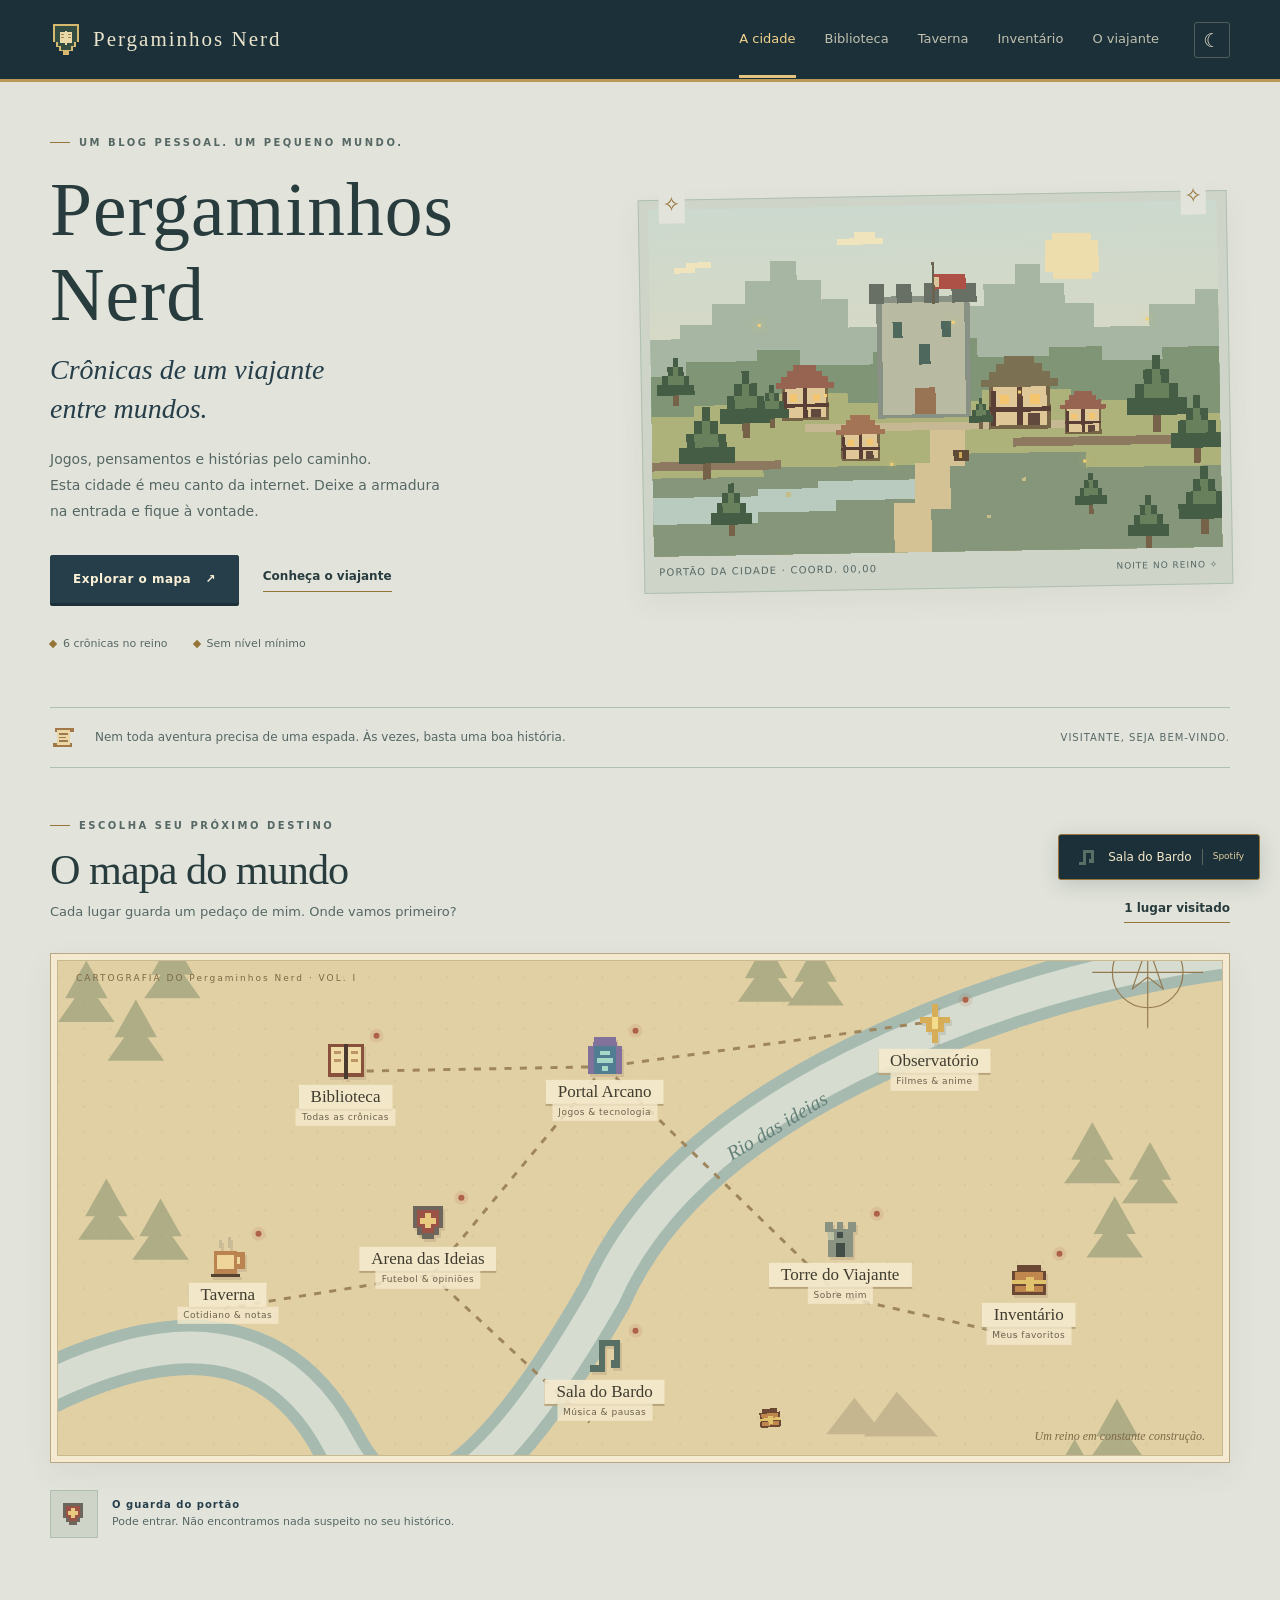
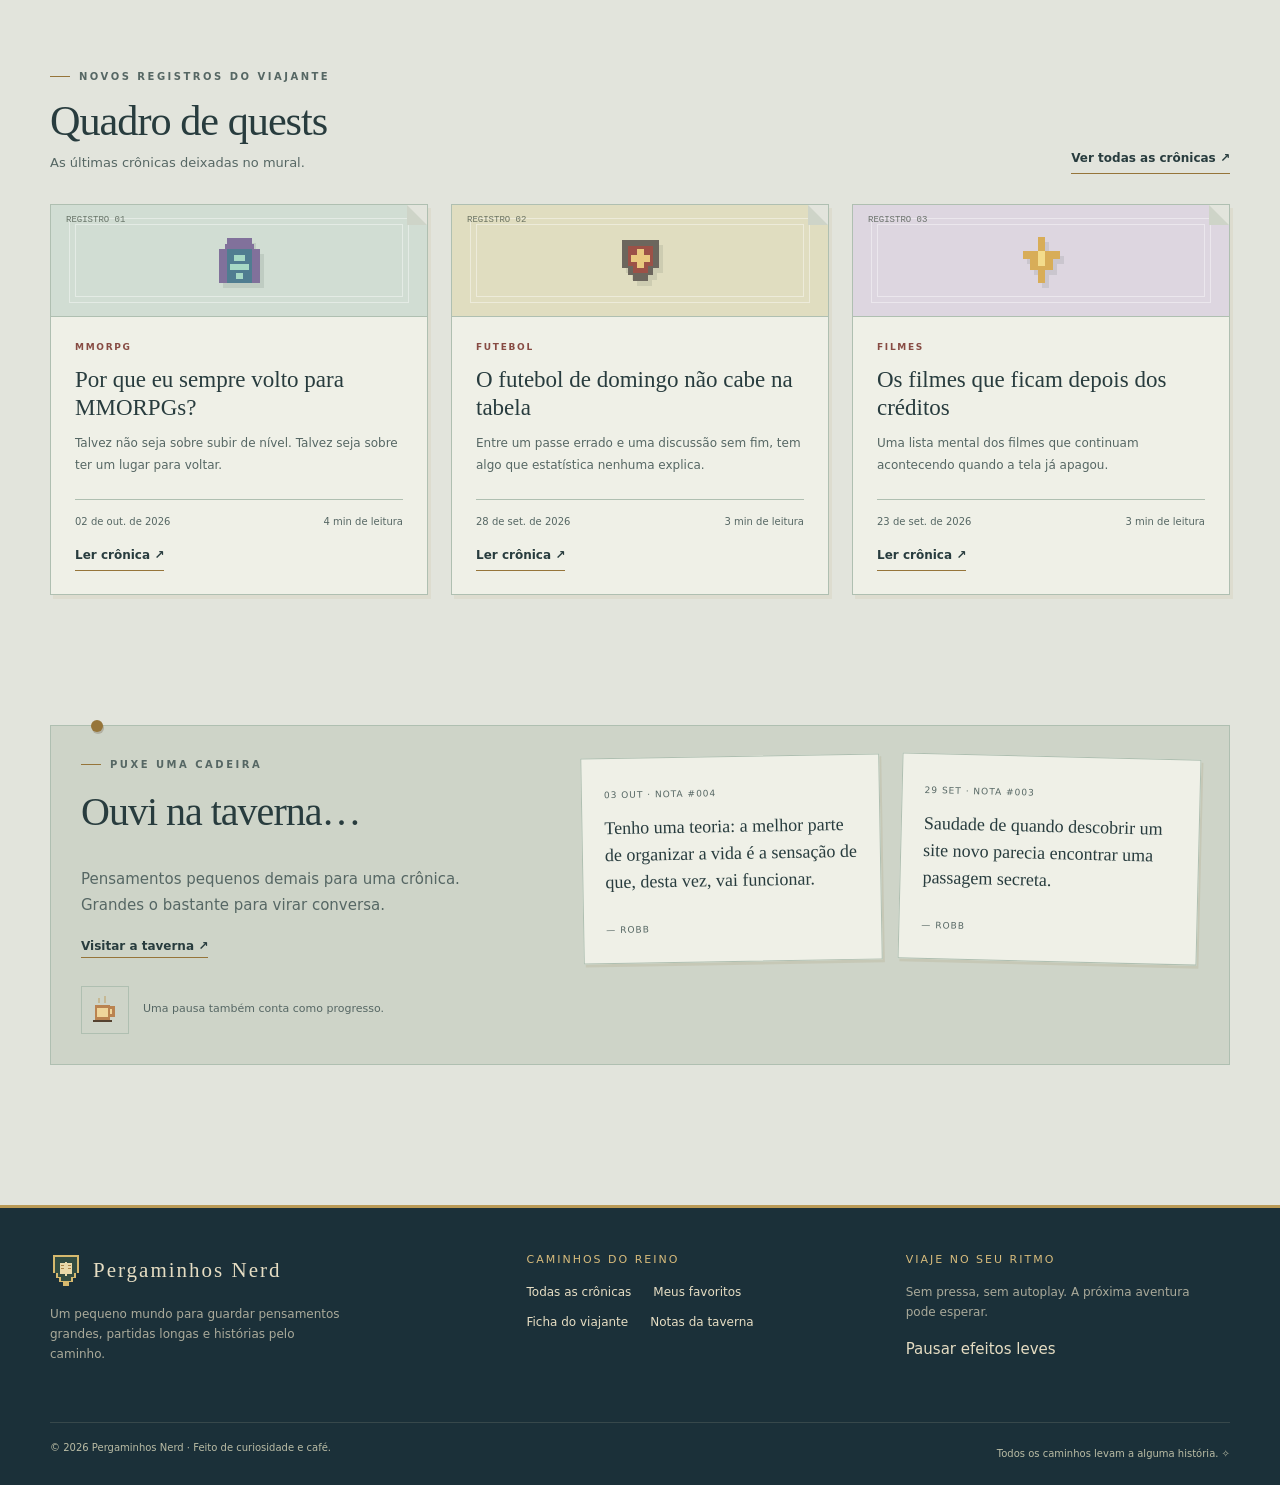
<file: index.html>
<!doctype html>
<html lang="pt-BR"><head><meta charset="utf-8"><meta name="viewport" content="width=device-width, initial-scale=1"><meta name="description" content="Um pequeno mundo de RPG para explorar crônicas, pensamentos e favoritos de Paulo / Robb."><meta name="theme-color" content="#263d33"><title>Entre na cidade · Pergaminhos Nerd</title><link rel="icon" type="image/svg+xml" href="assets/icons/crest.svg"><link rel="stylesheet" href="css/styles.css"><link rel="stylesheet" href="css/components.css"><link rel="stylesheet" href="css/responsive.css"><link rel="stylesheet" href="css/music.css"><script defer src="js/posts.js"></script><script defer src="js/app.js"></script><script defer src="js/secrets.js"></script><script defer src="js/music.js"></script></head>
<body data-page="city"><a class="skip-link" href="#main">Pular para o conteúdo</a><header class="site-header"></header><main id="main">
<div class="container"><section class="hero" aria-labelledby="hero-title"><div class="hero-copy"><div class="eyebrow">UM BLOG PESSOAL. UM PEQUENO MUNDO.</div><h1 id="hero-title">Pergaminhos Nerd<span>Crônicas de um viajante<br>entre mundos.</span></h1><p>Jogos, pensamentos e histórias pelo caminho.<br>Esta cidade é meu canto da internet. Deixe a armadura na entrada e fique à vontade.</p><div class="hero-actions"><a class="button" href="#mapa">Explorar o mapa <span aria-hidden="true">↗</span></a><a class="text-link" href="sobre.html">Conheça o viajante</a></div><div class="realm-stats"><span><i></i><span data-post-count>6 crônicas no reino</span></span><span><i></i>Sem nível mínimo</span></div></div><div class="scene-frame"><img class="scene" src="assets/images/cidade.svg" alt="Cidade original em pixel art: um castelo, casas, árvores e um rio entre montanhas." width="640" height="390" fetchpriority="high"><div class="fireflies" aria-hidden="true"></div><div class="scene-caption"><strong>PORTÃO DA CIDADE · COORD. 00,00</strong><button type="button" class="footer-secret" data-milestone aria-label="Examinar o marco zero"><span data-realm-time>DIA NO REINO</span> ✧</button></div></div></section>
<div class="welcome-strip"><img src="assets/icons/scroll.svg" alt="" width="27" height="27"><p>Nem toda aventura precisa de uma espada. Às vezes, basta uma boa história.</p><span>VISITANTE, SEJA BEM-VINDO.</span></div>
<section class="section map-section" id="mapa" aria-labelledby="map-title"><div class="section-heading"><div><div class="eyebrow">ESCOLHA SEU PRÓXIMO DESTINO</div><h2 id="map-title">O mapa do mundo</h2><p>Cada lugar guarda um pedaço de mim. Onde vamos primeiro?</p></div><span class="text-link" data-passport>Seu primeiro caminho</span></div><div class="map-board"><a class="map-location" href="explorar.html" style="--x:25%;--y:25%"><img src="assets/icons/book.svg" alt="" width="49" height="49" loading="lazy"><strong>Biblioteca</strong><small>Todas as crônicas</small><span class="pin" aria-hidden="true"></span></a><a class="map-location" href="explorar.html?categoria=MMORPG" style="--x:47%;--y:24%"><img src="assets/icons/portal.svg" alt="" width="49" height="49" loading="lazy"><strong>Portal Arcano</strong><small>Jogos & tecnologia</small><span class="pin" aria-hidden="true"></span></a><a class="map-location" href="explorar.html?categoria=Filmes" style="--x:75%;--y:18%"><img src="assets/icons/star.svg" alt="" width="49" height="49" loading="lazy"><strong>Observatório</strong><small>Filmes & anime</small><span class="pin" aria-hidden="true"></span></a><a class="map-location" href="taverna.html" style="--x:15%;--y:64%"><img src="assets/icons/cup.svg" alt="" width="49" height="49" loading="lazy"><strong>Taverna</strong><small>Cotidiano & notas</small><span class="pin" aria-hidden="true"></span></a><a class="map-location" href="explorar.html?categoria=Futebol" style="--x:32%;--y:57%"><img src="assets/icons/shield.svg" alt="" width="49" height="49" loading="lazy"><strong>Arena das Ideias</strong><small>Futebol & opiniões</small><span class="pin" aria-hidden="true"></span></a><a class="map-location" href="sobre.html" style="--x:67%;--y:60%"><img src="assets/icons/tower.svg" alt="" width="49" height="49" loading="lazy"><strong>Torre do Viajante</strong><small>Sobre mim</small><span class="pin" aria-hidden="true"></span></a><a class="map-location" href="inventario.html" style="--x:83%;--y:68%"><img src="assets/icons/chest.svg" alt="" width="49" height="49" loading="lazy"><strong>Inventário</strong><small>Meus favoritos</small><span class="pin" aria-hidden="true"></span></a><a class="map-location" href="taverna.html#bardo" style="--x:47%;--y:83%"><img src="assets/icons/music.svg" alt="" width="49" height="49" loading="lazy"><strong>Sala do Bardo</strong><small>Música & pausas</small><span class="pin" aria-hidden="true"></span></a><button class="chest-button" type="button" data-chest aria-label="Examinar pequeno baú"><img src="assets/icons/chest.svg" alt="" width="30" height="30"></button><span class="map-legend">Um reino em constante construção.</span><button class="compass-button" type="button" data-compass aria-label="Examinar bússola do mapa">✧</button></div><div class="npc" data-npc="guard"><button type="button" aria-label="Conversar com O guarda do portão"><img src="assets/icons/shield.svg" alt="" width="32" height="32"></button><div><strong>O guarda do portão</strong><p data-npc-text role="status">Pode entrar. Não encontramos nada suspeito no seu histórico.</p></div></div></section>
<section class="section" id="quests" aria-labelledby="quest-title"><div class="section-heading"><div><div class="eyebrow">NOVOS REGISTROS DO VIAJANTE</div><h2 id="quest-title">Quadro de quests</h2><p>As últimas crônicas deixadas no mural.</p></div><a class="text-link" href="explorar.html">Ver todas as crônicas ↗</a></div><div class="quest-grid" data-recent-posts></div></section>
<section class="section" aria-labelledby="tavern-title"><div class="tavern-panel tavern-layout"><div><div class="eyebrow">PUXE UMA CADEIRA</div><h2 id="tavern-title">Ouvi na taverna…</h2><p class="muted">Pensamentos pequenos demais para uma crônica.<br>Grandes o bastante para virar conversa.</p><a class="text-link" href="taverna.html">Visitar a taverna ↗</a><div class="npc tooltip-wrap"><button type="button" data-coffee aria-label="Examinar café comum" aria-describedby="coffee-tooltip"><img src="assets/icons/cup.svg" alt="" width="32" height="32"></button><span class="rpg-tooltip" id="coffee-tooltip" role="tooltip"><strong>Café Comum</strong>Consumível<br>+10 concentração<br>−5 vontade de dormir<br><br>Um recurso ancestral contra segundas-feiras.</span><span>Uma pausa também conta como progresso.</span></div></div><div class="tavern-notes"><article class="tavern-note"><small>03 OUT · NOTA #004</small><p>Tenho uma teoria: a melhor parte de organizar a vida é a sensação de que, desta vez, vai funcionar.</p><small>— ROBB</small></article><article class="tavern-note"><small>29 SET · NOTA #003</small><p>Saudade de quando descobrir um site novo parecia encontrar uma passagem secreta.</p><small>— ROBB</small></article></div></div></section></div></main><footer class="site-footer"></footer><noscript><p class="container">Ative o JavaScript para usar o mapa interativo, busca, inventário e comentários. <a href="explorar.html">Visitar a Biblioteca</a></p></noscript></body></html>
</file>
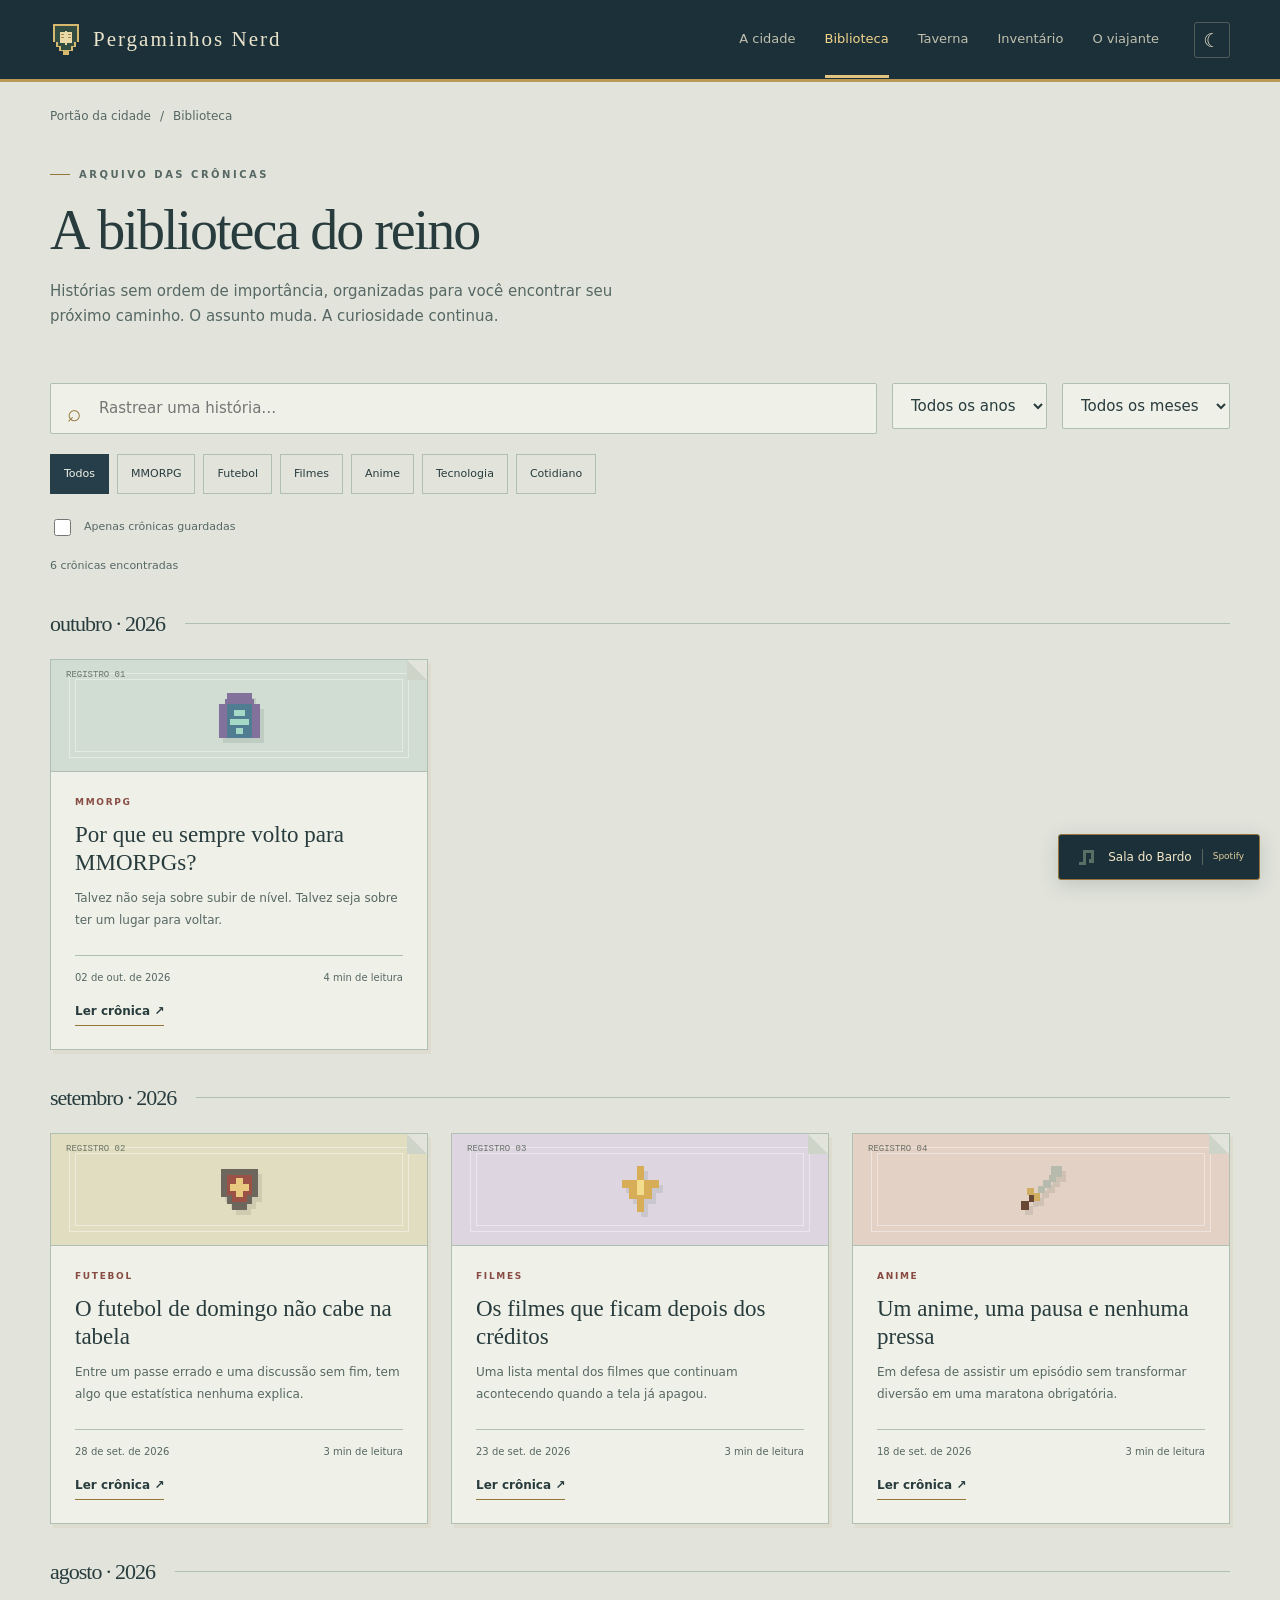
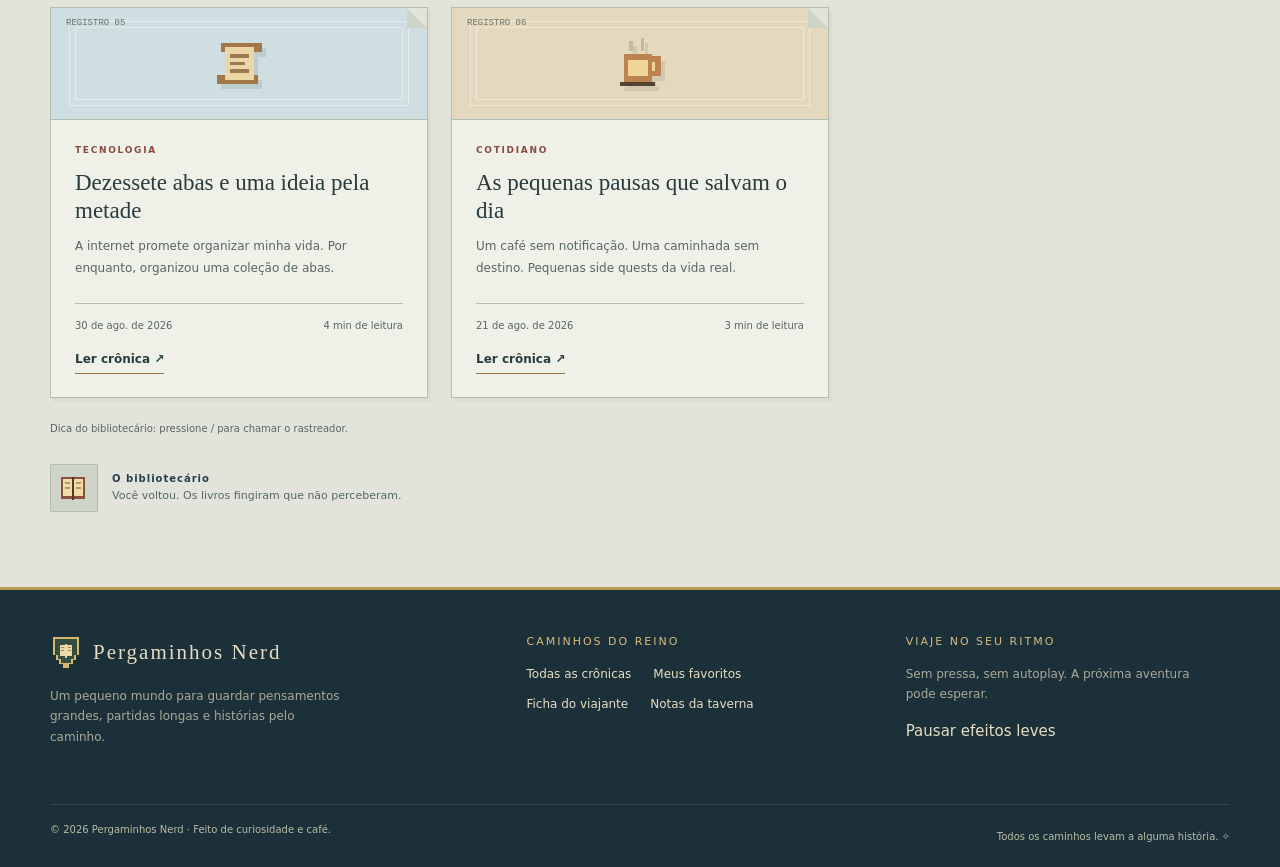
<file: explorar.html>
<!doctype html>
<html lang="pt-BR"><head><meta charset="utf-8"><meta name="viewport" content="width=device-width, initial-scale=1"><meta name="description" content="Biblioteca — arquivo das crônicas — crônicas e descobertas do Pergaminhos Nerd."><meta name="theme-color" content="#263d33"><title>Biblioteca — arquivo das crônicas · Pergaminhos Nerd</title><link rel="icon" type="image/svg+xml" href="assets/icons/crest.svg"><link rel="stylesheet" href="css/styles.css"><link rel="stylesheet" href="css/components.css"><link rel="stylesheet" href="css/responsive.css"><link rel="stylesheet" href="css/music.css"><script defer src="js/posts.js"></script><script defer src="js/app.js"></script><script defer src="js/secrets.js"></script><script defer src="js/music.js"></script><script defer src="js/search.js"></script></head>
<body data-page="library"><a class="skip-link" href="#main">Pular para o conteúdo</a><header class="site-header"></header><main id="main" class="container"><div class="breadcrumb"><a href="index.html">Portão da cidade</a><span aria-hidden="true">/</span><span>Biblioteca</span></div><div class="page-intro"><div class="eyebrow">ARQUIVO DAS CRÔNICAS</div><h1>A biblioteca do reino</h1><p>Histórias sem ordem de importância, organizadas para você encontrar seu próximo caminho. O assunto muda. A curiosidade continua.</p></div><section id="arquivo" aria-label="Busca e arquivo de posts"><div class="search-bar"><label class="search-field"><span aria-hidden="true">⌕</span><span class="sr-only">Buscar por título, categoria ou palavra-chave</span><input id="post-search" type="search" placeholder="Rastrear uma história…" autocomplete="off"></label><label><span class="sr-only">Filtrar por ano</span><select id="year-filter"><option value="">Todos os anos</option></select></label><label><span class="sr-only">Filtrar por mês</span><select id="month-filter"><option value="">Todos os meses</option></select></label></div><div class="filter-tabs" id="category-filters" role="group" aria-label="Categorias"></div><label class="saved-only"><input type="checkbox" id="saved-filter"> Apenas crônicas guardadas</label><p class="result-count" id="result-count" role="status"></p><div id="archive-results"></div><p class="keyboard-hint">Dica do bibliotecário: pressione / para chamar o rastreador.</p></section><div class="npc" data-npc="librarian"><button type="button" aria-label="Conversar com O bibliotecário"><img src="assets/icons/book.svg" alt="" width="32" height="32"></button><div><strong>O bibliotecário</strong><p data-npc-text role="status">Você voltou. Os livros fingiram que não perceberam.</p></div></div></main><footer class="site-footer"></footer><noscript><p class="container">Ative o JavaScript para usar o mapa interativo, busca, inventário e comentários. <a href="explorar.html">Visitar a Biblioteca</a></p></noscript></body></html>
</file>
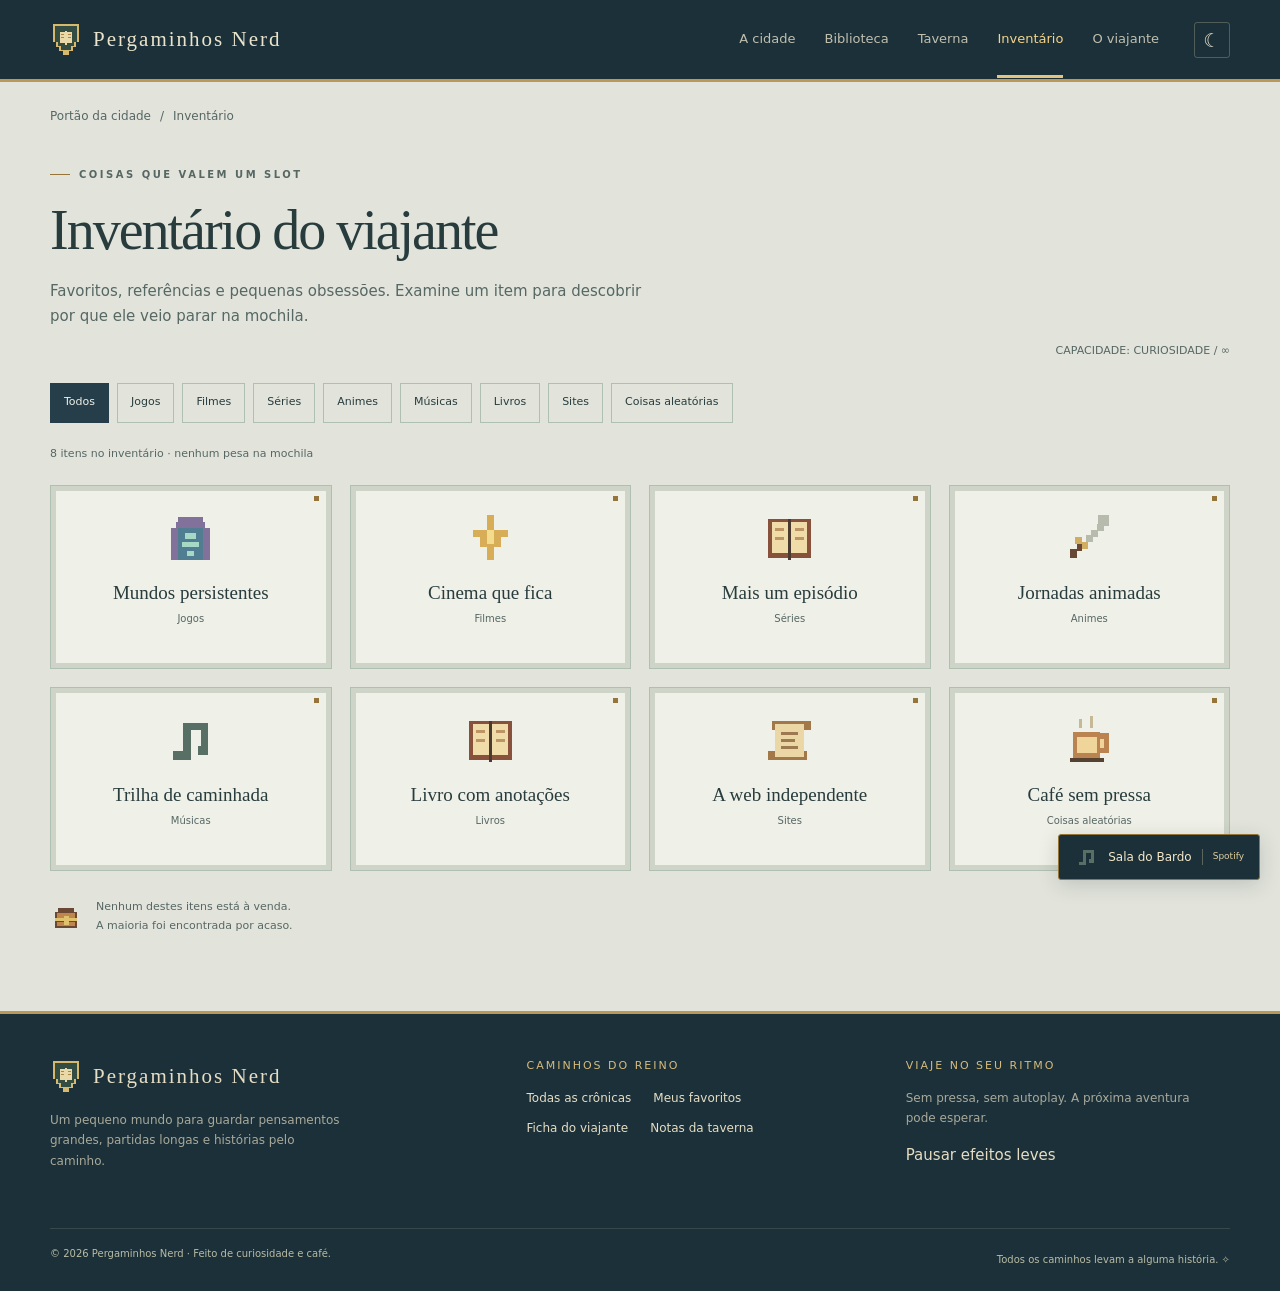
<file: inventario.html>
<!doctype html>
<html lang="pt-BR"><head><meta charset="utf-8"><meta name="viewport" content="width=device-width, initial-scale=1"><meta name="description" content="Inventário — favoritos do viajante — crônicas e descobertas do Pergaminhos Nerd."><meta name="theme-color" content="#263d33"><title>Inventário — favoritos do viajante · Pergaminhos Nerd</title><link rel="icon" type="image/svg+xml" href="assets/icons/crest.svg"><link rel="stylesheet" href="css/styles.css"><link rel="stylesheet" href="css/components.css"><link rel="stylesheet" href="css/responsive.css"><link rel="stylesheet" href="css/music.css"><script defer src="js/posts.js"></script><script defer src="js/app.js"></script><script defer src="js/secrets.js"></script><script defer src="js/music.js"></script><script defer src="js/inventory-data.js"></script><script defer src="js/inventory.js"></script></head>
<body data-page="inventory"><a class="skip-link" href="#main">Pular para o conteúdo</a><header class="site-header"></header><main id="main" class="container"><div class="breadcrumb"><a href="index.html">Portão da cidade</a><span aria-hidden="true">/</span><span>Inventário</span></div><div class="inventory-intro"><div class="page-intro"><div class="eyebrow">COISAS QUE VALEM UM SLOT</div><h1>Inventário do viajante</h1><p>Favoritos, referências e pequenas obsessões. Examine um item para descobrir por que ele veio parar na mochila.</p></div><p class="result-count">CAPACIDADE: CURIOSIDADE / ∞</p></div><div class="filter-tabs" id="inventory-filters" role="group" aria-label="Categorias do inventário"></div><p class="result-count" id="inventory-count" role="status"></p><section class="inventory-grid" id="inventory-grid" aria-label="Itens favoritos"></section><div class="npc"><img class="icon" src="assets/icons/chest.svg" alt="" width="32" height="32"><p>Nenhum destes itens está à venda.<br>A maioria foi encontrada por acaso.</p></div></main><footer class="site-footer"></footer><noscript><p class="container">Ative o JavaScript para usar o mapa interativo, busca, inventário e comentários. <a href="explorar.html">Visitar a Biblioteca</a></p></noscript></body></html>
</file>
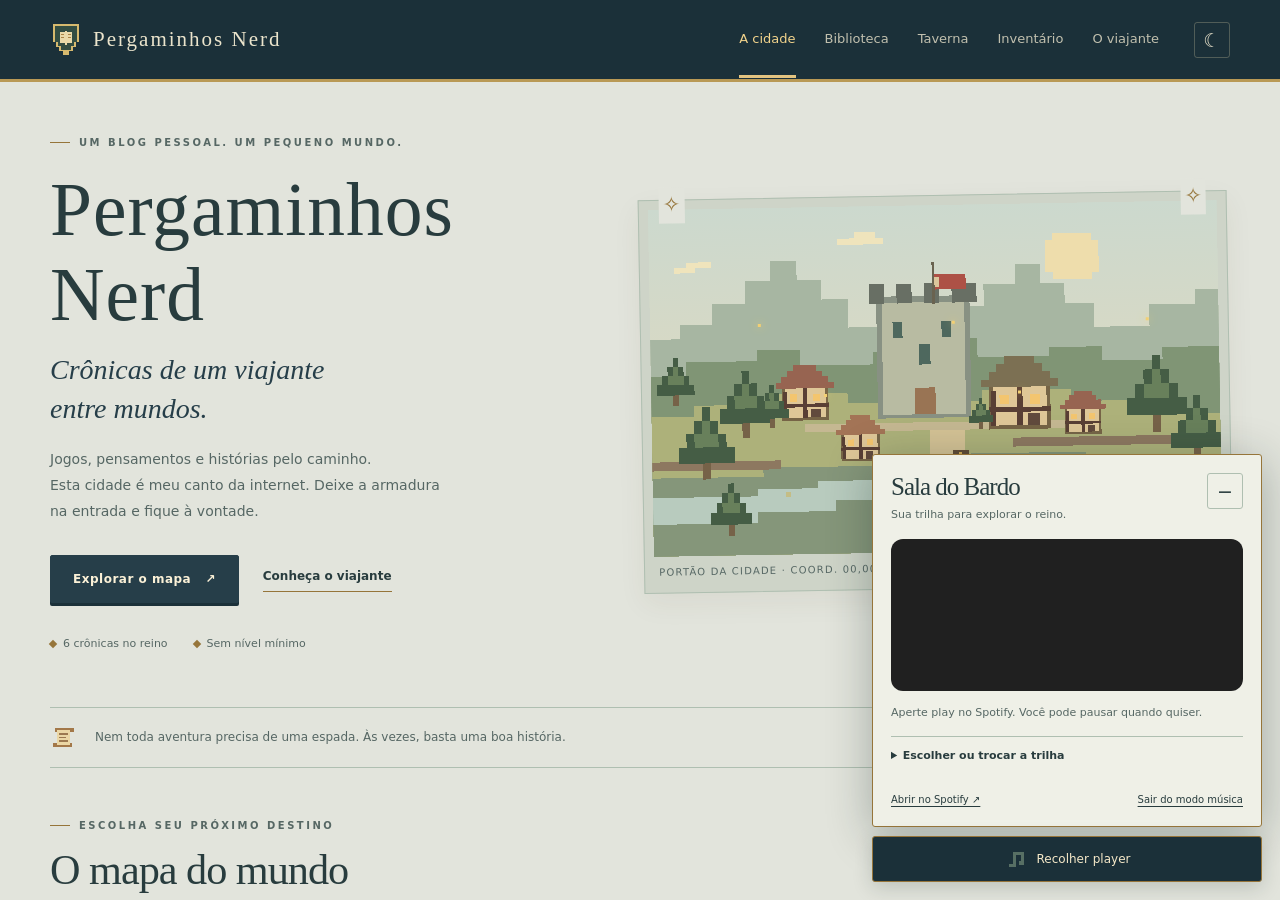
<file: ouvir.html>
<!doctype html>
<html lang="pt-BR"><head><meta charset="utf-8"><meta name="viewport" content="width=device-width, initial-scale=1"><meta name="description" content="Explore Pergaminhos Nerd com uma trilha do Spotify escolhida por você."><meta name="theme-color" content="#263d33"><title>Sala do Bardo · Pergaminhos Nerd</title><link rel="icon" href="assets/icons/crest.svg"><link rel="stylesheet" href="css/styles.css"><link rel="stylesheet" href="css/music.css"><script defer src="js/music-config.js"></script><script defer src="js/radio.js"></script></head>
<body class="radio-shell" data-music-shell="true">
<main><iframe id="realm-view" class="realm-view" title="Pergaminhos Nerd — páginas do blog"></iframe></main>
<aside class="music-dock" aria-label="Sala do Bardo — player de música">
<section class="music-panel" id="music-panel" aria-labelledby="music-title">
<div class="music-panel-heading"><div><h2 id="music-title">Sala do Bardo</h2><p>Sua trilha para explorar o reino.</p></div><button id="music-collapse" class="icon-button" type="button" aria-label="Recolher player">−</button></div>
<div id="spotify-embed" class="spotify-embed"></div>
<p id="music-status" class="music-status" role="status">Escolha uma trilha abaixo. A música só começa quando você apertar play.</p>
<details id="music-choice" class="music-choice"><summary>Escolher ou trocar a trilha</summary><form id="music-form" class="music-form"><label for="spotify-link">Link da playlist, álbum ou música</label><input id="spotify-link" name="spotify" type="url" required maxlength="500" autocomplete="off" placeholder="https://open.spotify.com/playlist/…"><button class="button" type="submit">Carregar no Spotify ↗</button></form></details>
<div class="music-panel-links"><a id="spotify-external" target="_blank" rel="noopener noreferrer" hidden>Abrir no Spotify ↗</a><a id="music-exit" href="index.html" target="_top">Sair do modo música</a></div>
</section>
<button class="music-toggle" id="music-toggle" type="button" aria-controls="music-panel" aria-expanded="true"><img src="assets/icons/music.svg" alt="" width="24" height="24"><span>Recolher player</span></button>
</aside><noscript><p class="radio-noscript">Ative o JavaScript para usar o player. <a href="index.html">Voltar ao blog</a></p></noscript>
</body></html>
</file>
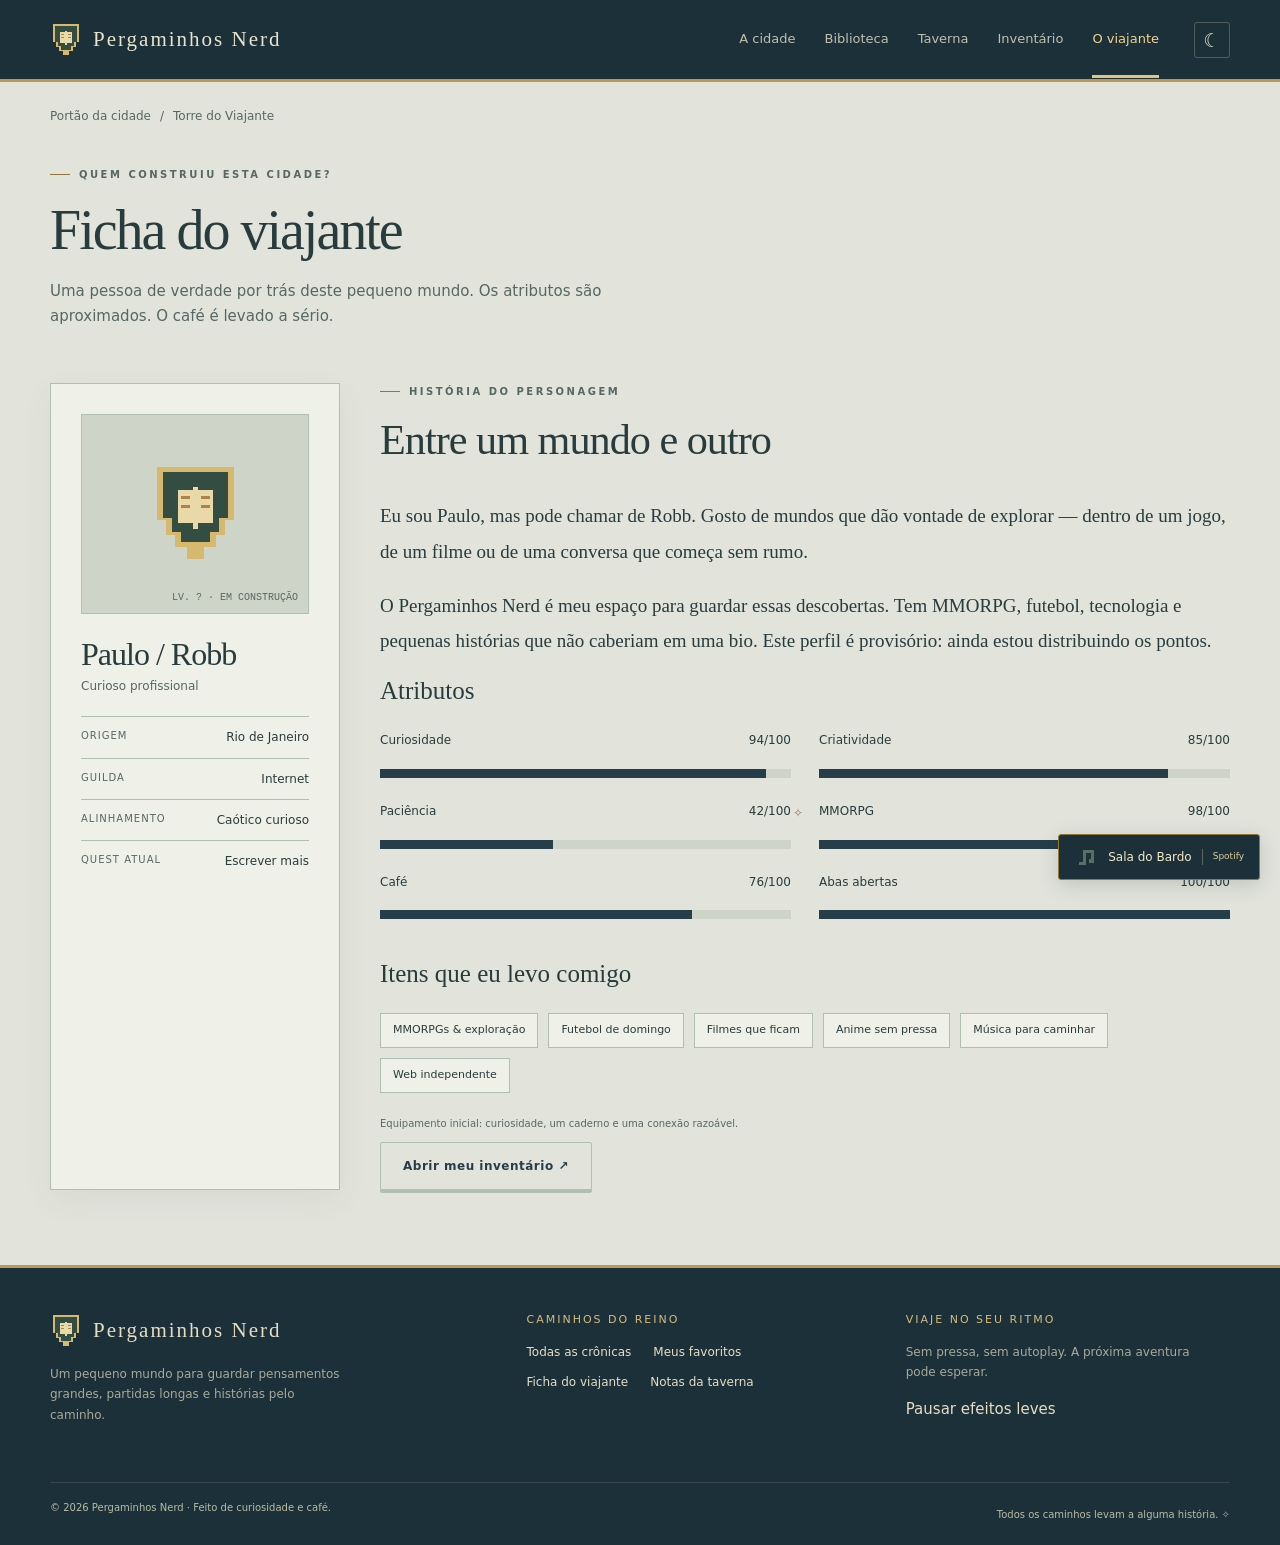
<file: sobre.html>
<!doctype html>
<html lang="pt-BR"><head><meta charset="utf-8"><meta name="viewport" content="width=device-width, initial-scale=1"><meta name="description" content="Ficha do viajante — crônicas e descobertas do Pergaminhos Nerd."><meta name="theme-color" content="#263d33"><title>Ficha do viajante · Pergaminhos Nerd</title><link rel="icon" type="image/svg+xml" href="assets/icons/crest.svg"><link rel="stylesheet" href="css/styles.css"><link rel="stylesheet" href="css/components.css"><link rel="stylesheet" href="css/responsive.css"><link rel="stylesheet" href="css/music.css"><script defer src="js/posts.js"></script><script defer src="js/app.js"></script><script defer src="js/secrets.js"></script><script defer src="js/music.js"></script></head>
<body data-page="about"><a class="skip-link" href="#main">Pular para o conteúdo</a><header class="site-header"></header><main id="main" class="container"><div class="breadcrumb"><a href="index.html">Portão da cidade</a><span aria-hidden="true">/</span><span>Torre do Viajante</span></div><div class="page-intro"><div class="eyebrow">QUEM CONSTRUIU ESTA CIDADE?</div><h1>Ficha do viajante</h1><p>Uma pessoa de verdade por trás deste pequeno mundo. Os atributos são aproximados. O café é levado a sério.</p></div><div class="character-layout"><aside class="character-sheet" aria-label="Identidade do personagem"><div class="portrait"><img src="assets/icons/crest.svg" alt="Brasão original do viajante: um livro sobre um escudo verde e dourado." width="95" height="110"><span class="level">LV. ? · EM CONSTRUÇÃO</span></div><h2>Paulo / Robb</h2><p>Curioso profissional</p><dl><div><dt>Origem</dt><dd>Rio de Janeiro</dd></div><div><dt>Guilda</dt><dd>Internet</dd></div><div><dt>Alinhamento</dt><dd>Caótico curioso</dd></div><div><dt>Quest atual</dt><dd>Escrever mais</dd></div></dl></aside><section><div class="eyebrow">HISTÓRIA DO PERSONAGEM</div><h2>Entre um mundo e outro</h2><div class="bio-text"><p>Eu sou Paulo, mas pode chamar de Robb. Gosto de mundos que dão vontade de explorar — dentro de um jogo, de um filme ou de uma conversa que começa sem rumo.</p><p>O Pergaminhos Nerd é meu espaço para guardar essas descobertas. Tem MMORPG, futebol, tecnologia e pequenas histórias que não caberiam em uma bio. Este perfil é provisório: ainda estou distribuindo os pontos.</p></div><h3>Atributos</h3><div class="attributes"><div class="attribute"><label for="stat-0">Curiosidade<span>94/100</span></label><progress id="stat-0" max="100" value="94">94%</progress></div><div class="attribute"><label for="stat-1">Criatividade<span>85/100</span></label><progress id="stat-1" max="100" value="85">85%</progress></div><div class="attribute"><label for="stat-2">Paciência<span>42/100</span></label><progress id="stat-2" max="100" value="42">42%</progress></div><div class="attribute"><label for="stat-3">MMORPG<span>98/100</span></label><progress id="stat-3" max="100" value="98">98%</progress></div><div class="attribute"><label for="stat-4">Café<span>76/100</span></label><progress id="stat-4" max="100" value="76">76%</progress></div><div class="attribute"><label for="stat-5">Abas abertas<span>100/100</span></label><progress id="stat-5" max="100" value="100">100%</progress></div></div><h3>Itens que eu levo comigo</h3><div class="interest-tags"><span>MMORPGs & exploração</span><span>Futebol de domingo</span><span>Filmes que ficam</span><span>Anime sem pressa</span><span>Música para caminhar</span><span>Web independente</span></div><p class="keyboard-hint">Equipamento inicial: curiosidade, um caderno e uma conexão razoável.</p><a class="button secondary" href="inventario.html">Abrir meu inventário ↗</a></section></div></main><footer class="site-footer"></footer><noscript><p class="container">Ative o JavaScript para usar o mapa interativo, busca, inventário e comentários. <a href="explorar.html">Visitar a Biblioteca</a></p></noscript></body></html>
</file>
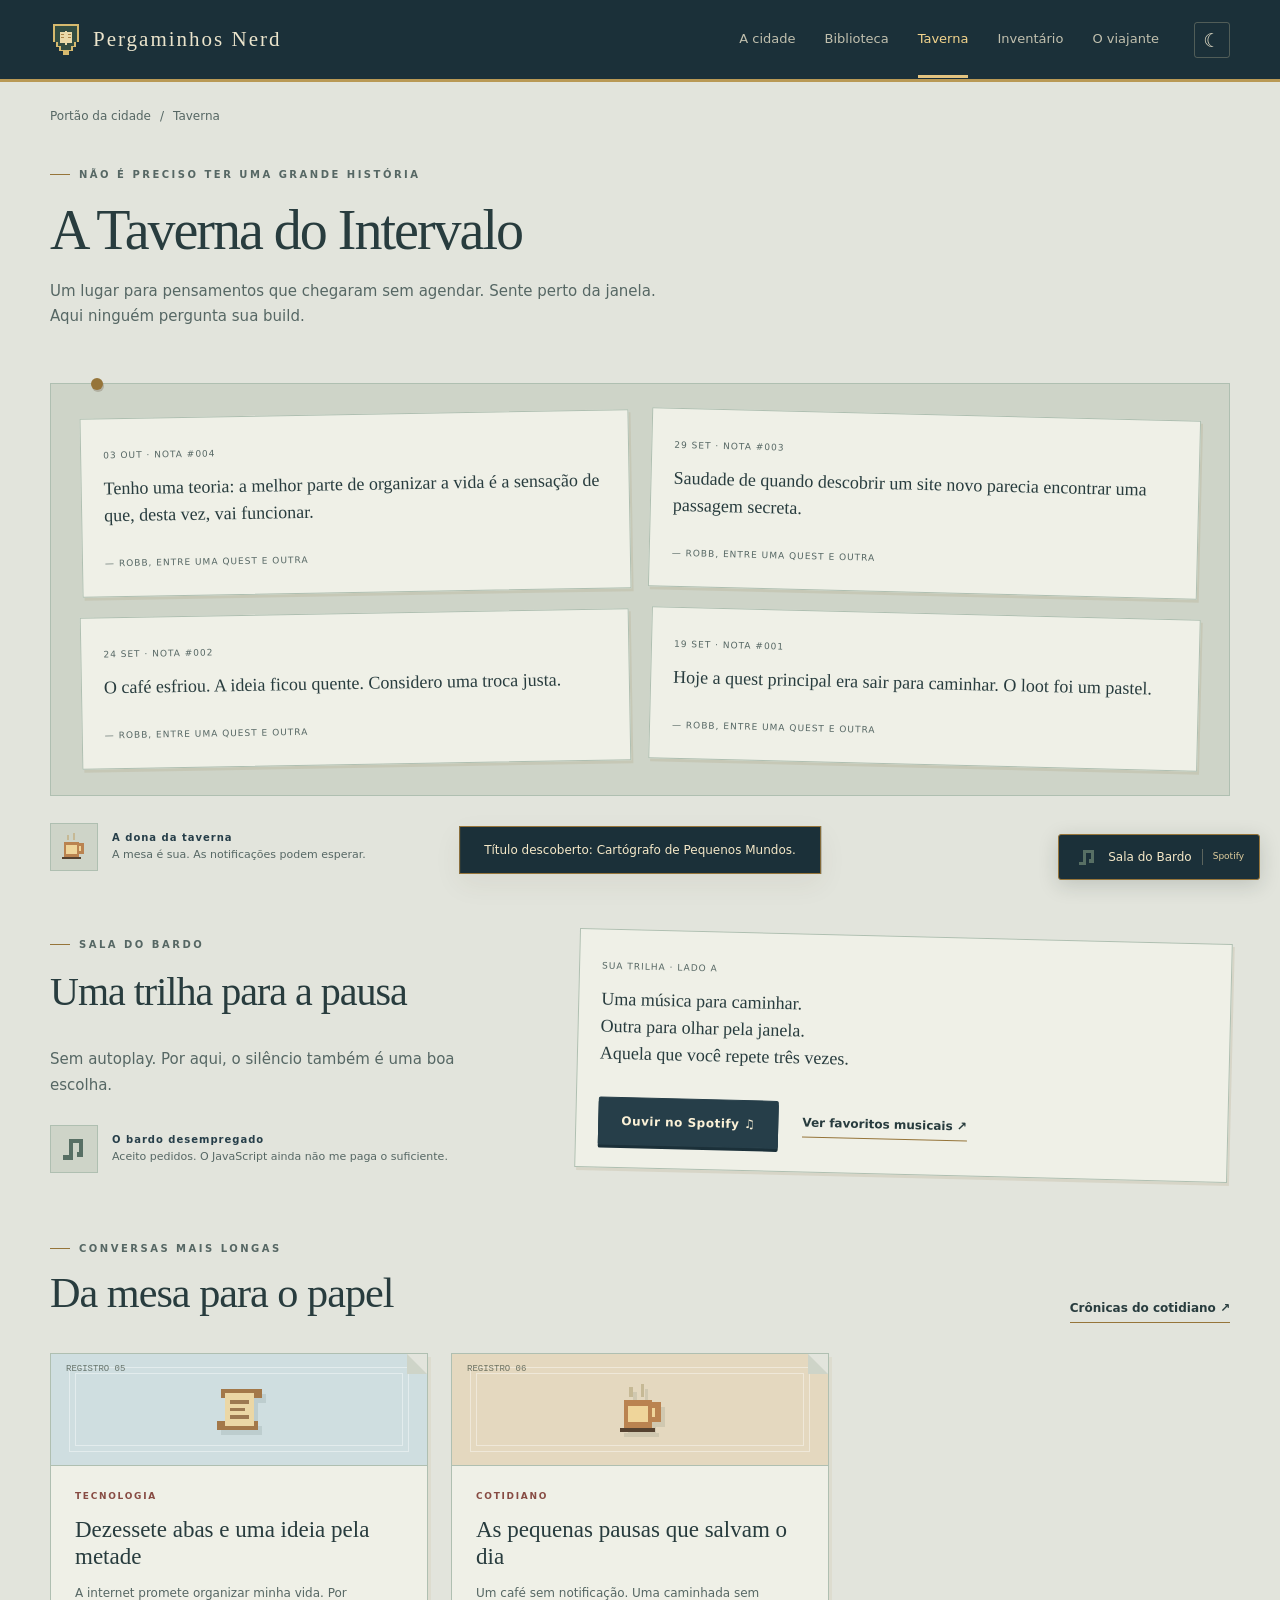
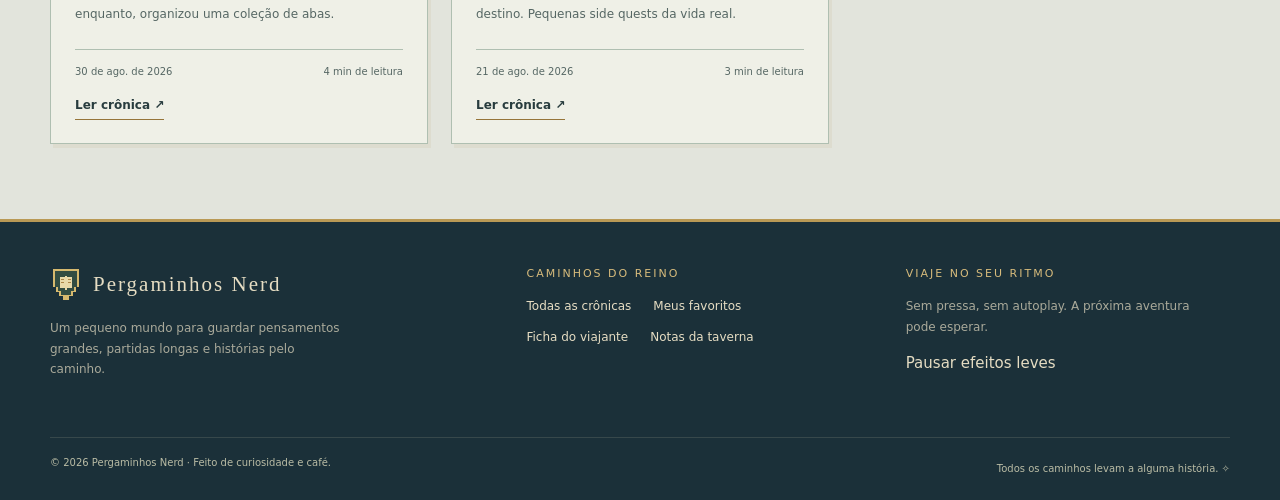
<file: taverna.html>
<!doctype html>
<html lang="pt-BR"><head><meta charset="utf-8"><meta name="viewport" content="width=device-width, initial-scale=1"><meta name="description" content="Taverna — notas pelo caminho — crônicas e descobertas do Pergaminhos Nerd."><meta name="theme-color" content="#263d33"><title>Taverna — notas pelo caminho · Pergaminhos Nerd</title><link rel="icon" type="image/svg+xml" href="assets/icons/crest.svg"><link rel="stylesheet" href="css/styles.css"><link rel="stylesheet" href="css/components.css"><link rel="stylesheet" href="css/responsive.css"><link rel="stylesheet" href="css/music.css"><script defer src="js/posts.js"></script><script defer src="js/app.js"></script><script defer src="js/secrets.js"></script><script defer src="js/music.js"></script><script defer src="js/tavern.js"></script></head>
<body data-page="tavern"><a class="skip-link" href="#main">Pular para o conteúdo</a><header class="site-header"></header><main id="main" class="container"><div class="breadcrumb"><a href="index.html">Portão da cidade</a><span aria-hidden="true">/</span><span>Taverna</span></div><div class="page-intro"><div class="eyebrow">NÃO É PRECISO TER UMA GRANDE HISTÓRIA</div><h1>A Taverna do Intervalo</h1><p>Um lugar para pensamentos que chegaram sem agendar. Sente perto da janela. Aqui ninguém pergunta sua build.</p></div><section class="tavern-panel" aria-label="Mural de pensamentos"><div class="tavern-notes"><article class="tavern-note"><small>03 OUT · NOTA #004</small><p>Tenho uma teoria: a melhor parte de organizar a vida é a sensação de que, desta vez, vai funcionar.</p><small>— ROBB, ENTRE UMA QUEST E OUTRA</small></article><article class="tavern-note"><small>29 SET · NOTA #003</small><p>Saudade de quando descobrir um site novo parecia encontrar uma passagem secreta.</p><small>— ROBB, ENTRE UMA QUEST E OUTRA</small></article><article class="tavern-note"><small>24 SET · NOTA #002</small><p>O café esfriou. A ideia ficou quente. Considero uma troca justa.</p><small>— ROBB, ENTRE UMA QUEST E OUTRA</small></article><article class="tavern-note"><small>19 SET · NOTA #001</small><p>Hoje a quest principal era sair para caminhar. O loot foi um pastel.</p><small>— ROBB, ENTRE UMA QUEST E OUTRA</small></article></div></section><div class="npc" data-npc="innkeeper"><button type="button" aria-label="Conversar com A dona da taverna"><img src="assets/icons/cup.svg" alt="" width="32" height="32"></button><div><strong>A dona da taverna</strong><p data-npc-text role="status">A mesa é sua. As notificações podem esperar.</p></div></div><section class="section tavern-layout" id="bardo"><div><div class="eyebrow">SALA DO BARDO</div><h2>Uma trilha para a pausa</h2><p class="muted">Sem autoplay. Por aqui, o silêncio também é uma boa escolha.</p><div class="npc" data-npc="bard"><button type="button" aria-label="Conversar com O bardo desempregado"><img src="assets/icons/music.svg" alt="" width="32" height="32"></button><div><strong>O bardo desempregado</strong><p data-npc-text role="status">Aceito pedidos. O JavaScript ainda não me paga o suficiente.</p></div></div></div><div class="tavern-note"><small>SUA TRILHA · LADO A</small><p>Uma música para caminhar.<br>Outra para olhar pela janela.<br>Aquela que você repete três vezes.</p><div class="hero-actions"><a class="button" data-open-music href="ouvir.html">Ouvir no Spotify ♫</a><a class="text-link" href="inventario.html">Ver favoritos musicais ↗</a></div></div></section><section><div class="section-heading"><div><div class="eyebrow">CONVERSAS MAIS LONGAS</div><h2>Da mesa para o papel</h2></div><a class="text-link" href="explorar.html?categoria=Cotidiano">Crônicas do cotidiano ↗</a></div><div class="quest-grid" id="tavern-posts"></div></section></main><footer class="site-footer"></footer><noscript><p class="container">Ative o JavaScript para usar o mapa interativo, busca, inventário e comentários. <a href="explorar.html">Visitar a Biblioteca</a></p></noscript></body></html>
</file>
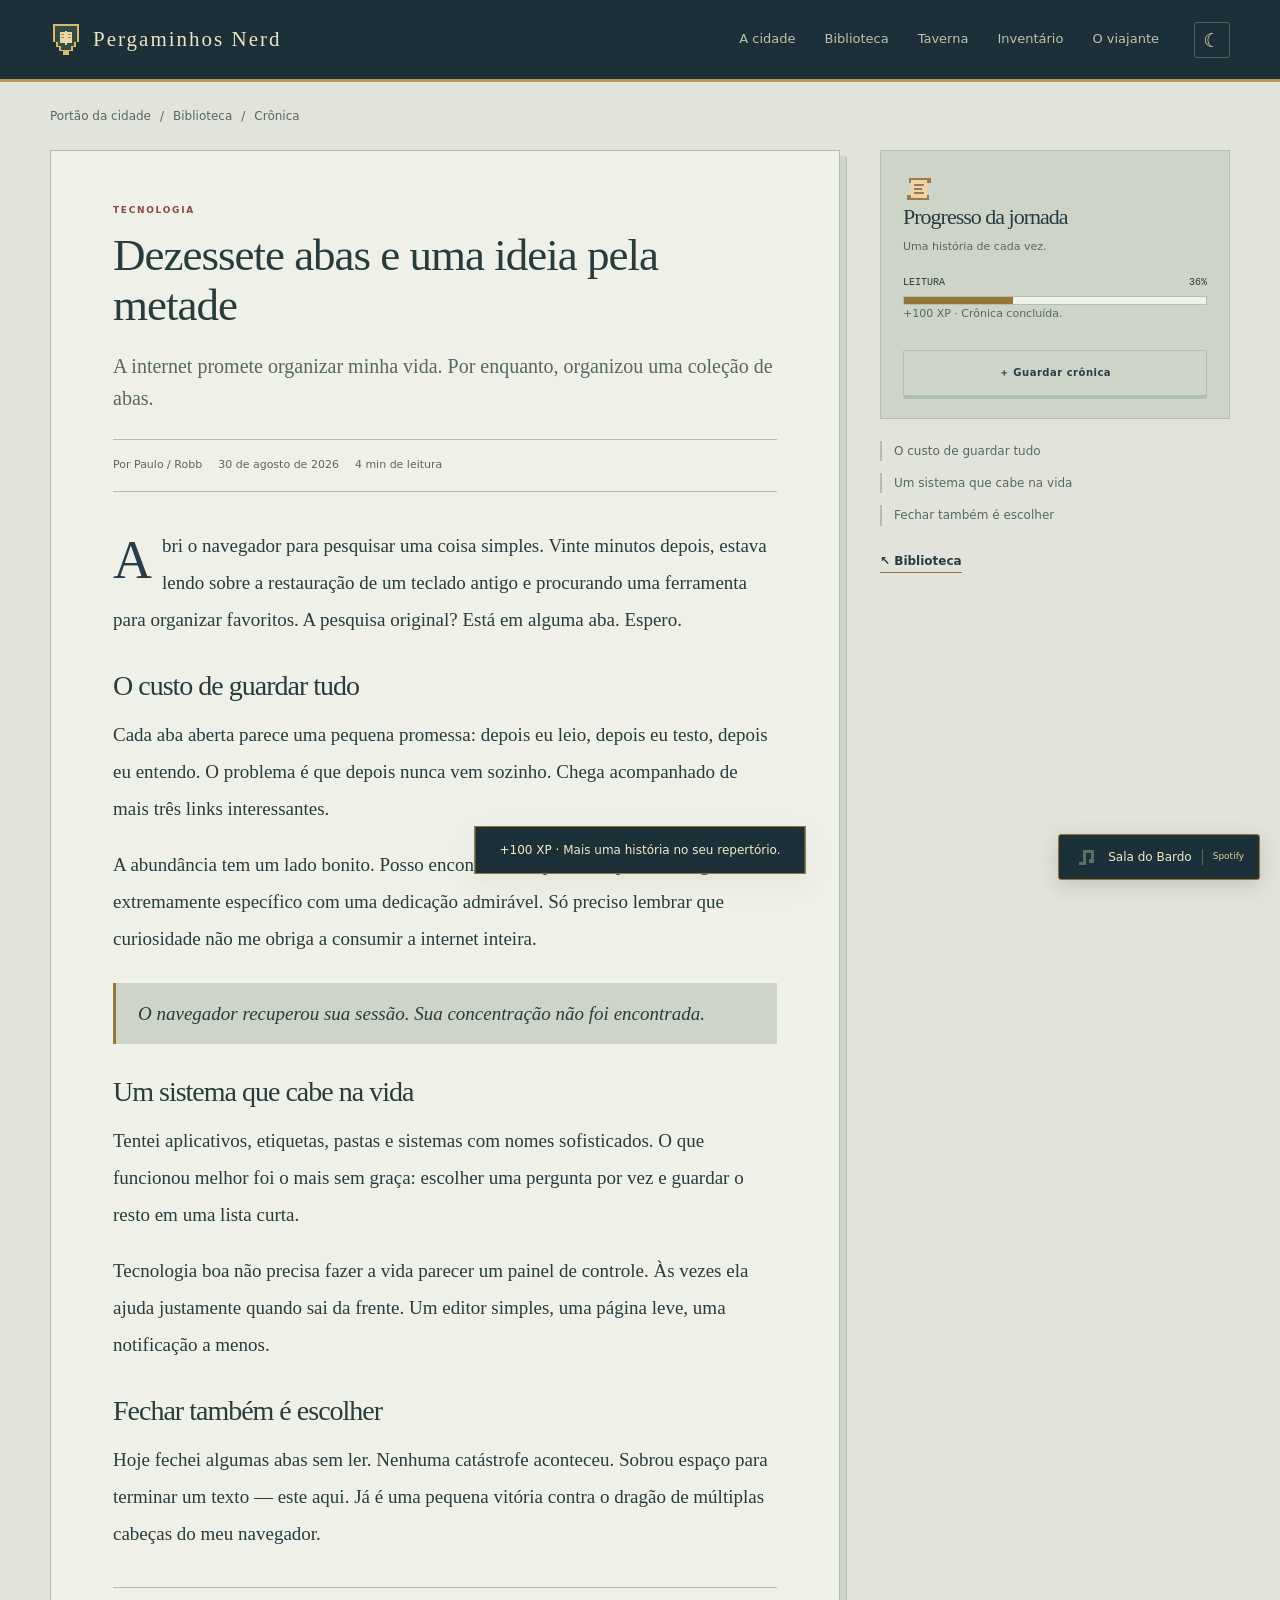
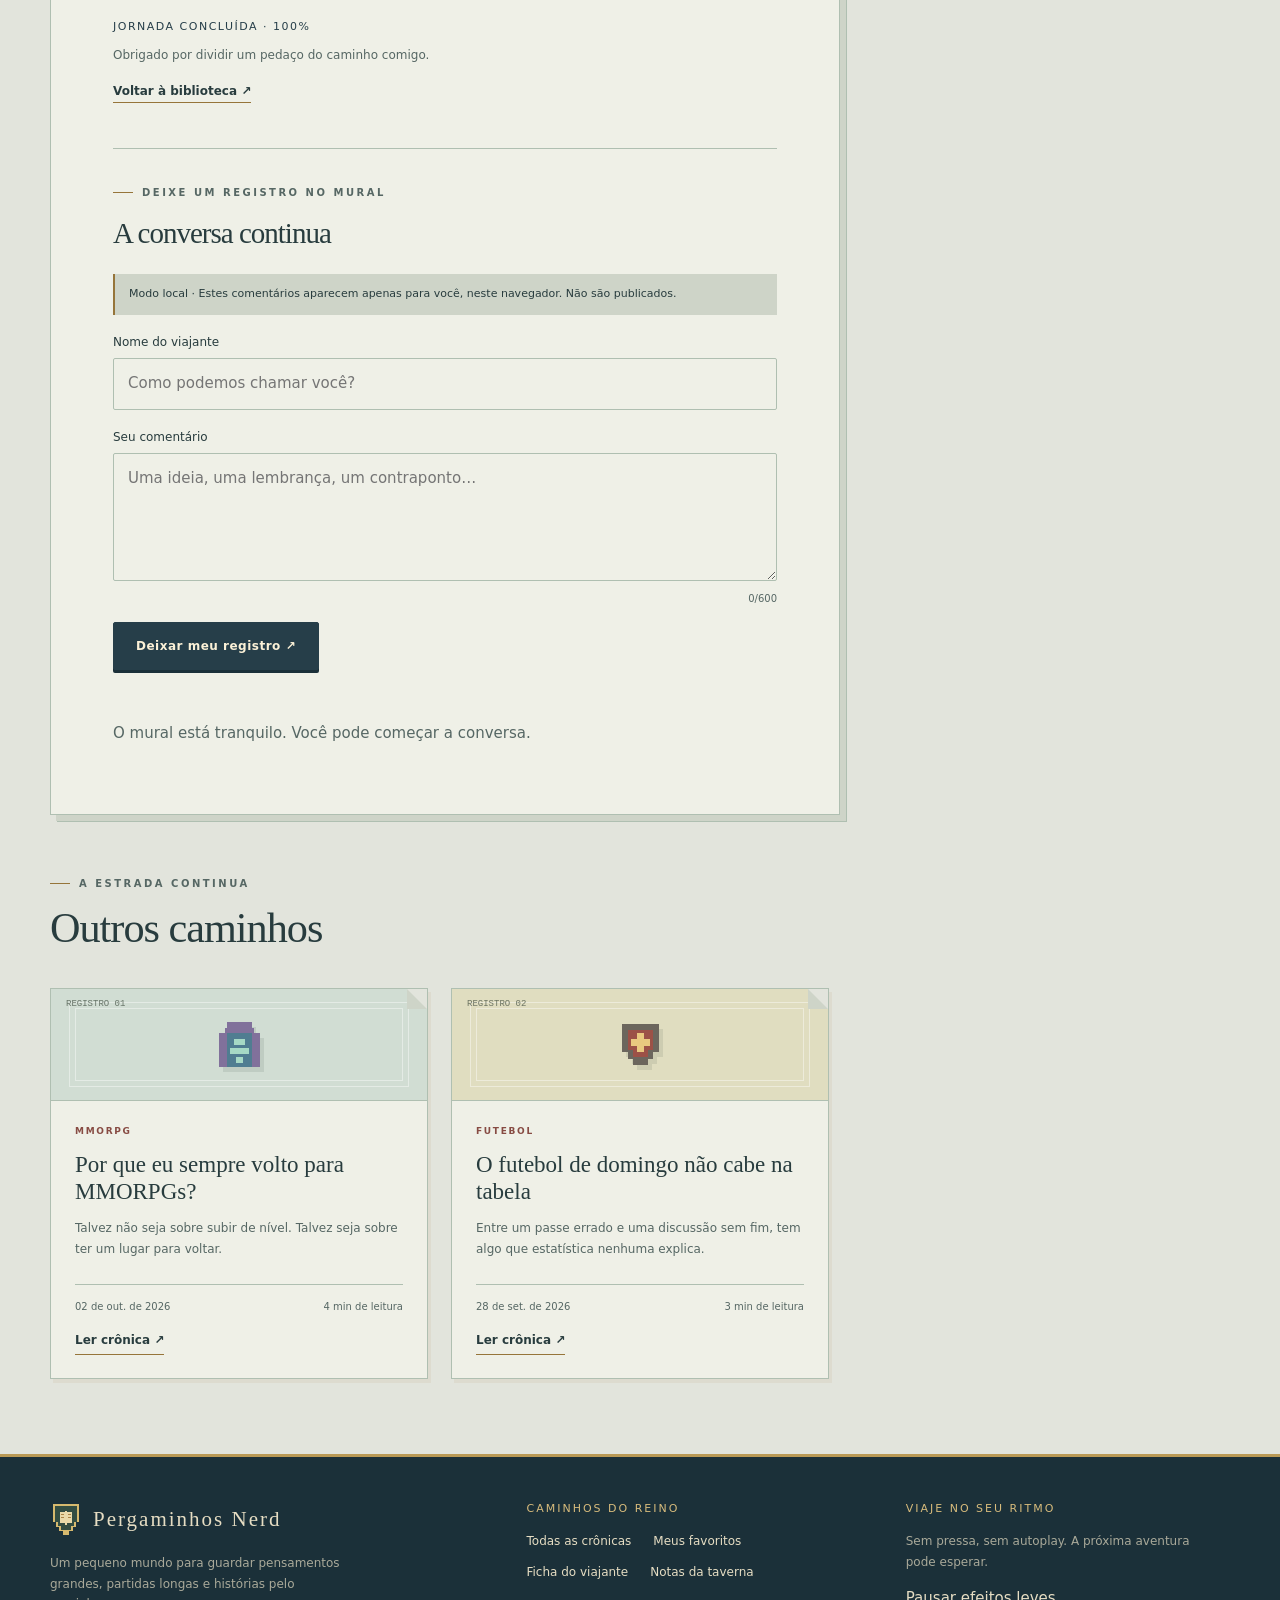
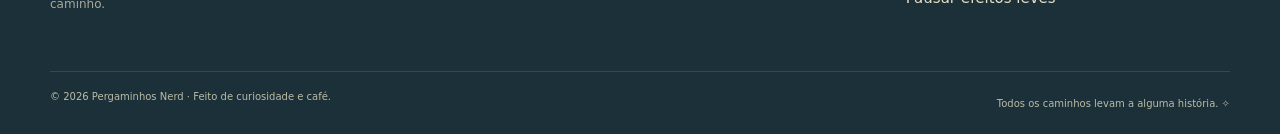
<file: posts/abas-abertas.html>
<!doctype html>
<html lang="pt-BR"><head><meta charset="utf-8"><meta name="viewport" content="width=device-width, initial-scale=1"><meta name="description" content="A internet promete organizar minha vida. Por enquanto, organizou uma coleção de abas."><meta name="theme-color" content="#263d33"><title>Dezessete abas e uma ideia pela metade · Pergaminhos Nerd</title><link rel="icon" type="image/svg+xml" href="../assets/icons/crest.svg"><link rel="stylesheet" href="../css/styles.css"><link rel="stylesheet" href="../css/components.css"><link rel="stylesheet" href="../css/responsive.css"><link rel="stylesheet" href="../css/music.css"><script defer src="../js/posts.js"></script><script defer src="../js/app.js"></script><script defer src="../js/secrets.js"></script><script defer src="../js/music.js"></script><script defer src="../js/comments-config.js"></script><script defer src="../js/post.js"></script><script defer src="../js/comments.js"></script></head>
<body data-page="post" data-post="abas-abertas"><a class="skip-link" href="#main">Pular para o conteúdo</a><header class="site-header"></header><div class="reading-mobile" aria-hidden="true"><div></div></div><main id="main" class="container"><div class="breadcrumb"><a href="../index.html">Portão da cidade</a><span aria-hidden="true">/</span><a href="../explorar.html">Biblioteca</a><span aria-hidden="true">/</span><span>Crônica</span></div><div class="post-layout"><article class="post-book" id="post-article"><div class="quest-category" data-post-category>Tecnologia</div><h1>Dezessete abas e uma ideia pela metade</h1><p class="post-description" data-post-description>A internet promete organizar minha vida. Por enquanto, organizou uma coleção de abas.</p><div class="post-byline"><span>Por Paulo / Robb</span><time data-post-date datetime="2026-08-30">2026-08-30</time><span data-post-time>4 min de leitura</span></div><div class="post-content"><p>Abri o navegador para pesquisar uma coisa simples. Vinte minutos depois, estava lendo sobre a restauração de um teclado antigo e procurando uma ferramenta para organizar favoritos. A pesquisa original? Está em alguma aba. Espero.</p><h2>O custo de guardar tudo</h2><p>Cada aba aberta parece uma pequena promessa: depois eu leio, depois eu testo, depois eu entendo. O problema é que depois nunca vem sozinho. Chega acompanhado de mais três links interessantes.</p><p>A abundância tem um lado bonito. Posso encontrar uma pessoa explicando algo extremamente específico com uma dedicação admirável. Só preciso lembrar que curiosidade não me obriga a consumir a internet inteira.</p><blockquote>O navegador recuperou sua sessão. Sua concentração não foi encontrada.</blockquote><h2>Um sistema que cabe na vida</h2><p>Tentei aplicativos, etiquetas, pastas e sistemas com nomes sofisticados. O que funcionou melhor foi o mais sem graça: escolher uma pergunta por vez e guardar o resto em uma lista curta.</p><p>Tecnologia boa não precisa fazer a vida parecer um painel de controle. Às vezes ela ajuda justamente quando sai da frente. Um editor simples, uma página leve, uma notificação a menos.</p><h2>Fechar também é escolher</h2><p>Hoje fechei algumas abas sem ler. Nenhuma catástrofe aconteceu. Sobrou espaço para terminar um texto — este aqui. Já é uma pequena vitória contra o dragão de múltiplas cabeças do meu navegador.</p></div><div class="post-end"><strong data-completion>FIM DESTA CRÔNICA</strong><p>Obrigado por dividir um pedaço do caminho comigo.</p><a class="text-link" href="../explorar.html">Voltar à biblioteca ↗</a></div><section class="comments-section" aria-labelledby="comments-title"><div class="eyebrow">DEIXE UM REGISTRO NO MURAL</div><h2 id="comments-title">A conversa continua</h2><p id="comments-mode" class="comments-mode">Modo local · Comentários visíveis somente neste navegador.</p><form id="comment-form" class="comment-form"><label for="comment-name">Nome do viajante</label><input id="comment-name" name="name" required minlength="1" maxlength="40" autocomplete="name" placeholder="Como podemos chamar você?"><label for="comment-body">Seu comentário</label><textarea id="comment-body" name="comment" rows="4" required minlength="1" maxlength="600" placeholder="Uma ideia, uma lembrança, um contraponto…"></textarea><span id="comment-count" class="character-count">0/600</span><div class="honeypot" aria-hidden="true"><label for="website">Não preencha este campo</label><input id="website" name="website" tabindex="-1" autocomplete="off"></div><button type="submit" class="button">Deixar meu registro ↗</button></form><p id="comments-status" class="comments-status" role="status"></p><div id="comments-list"></div></section></article><aside class="post-aside" aria-label="Ferramentas de leitura"><div class="journey-panel"><img class="icon" src="../assets/icons/scroll.svg" alt="" width="32" height="32"><h2>Progresso da jornada</h2><p>Uma história de cada vez.</p><div class="xp-label"><span>LEITURA</span><span id="xp-value">0%</span></div><div class="xp-track" id="reading-progress" role="progressbar" aria-label="Progresso da leitura" aria-valuemin="0" aria-valuemax="100" aria-valuenow="0"><div class="xp-fill"></div></div><p id="journey-status" role="status">Sua próxima descoberta vale +100 XP.</p><button id="save-post" class="button secondary save-post" type="button" aria-pressed="false">＋ Guardar crônica</button></div><nav class="post-toc" aria-label="Capítulos desta crônica"></nav><a class="text-link" href="../explorar.html">↖ Biblioteca</a></aside></div><section class="related-posts"><div class="section-heading"><div><div class="eyebrow">A ESTRADA CONTINUA</div><h2>Outros caminhos</h2></div></div><div class="quest-grid" data-related-posts></div></section></main><footer class="site-footer"></footer><noscript><p class="container">Ative o JavaScript para usar o mapa interativo, busca, inventário e comentários. <a href="../explorar.html">Visitar a Biblioteca</a></p></noscript></body></html>
</file>
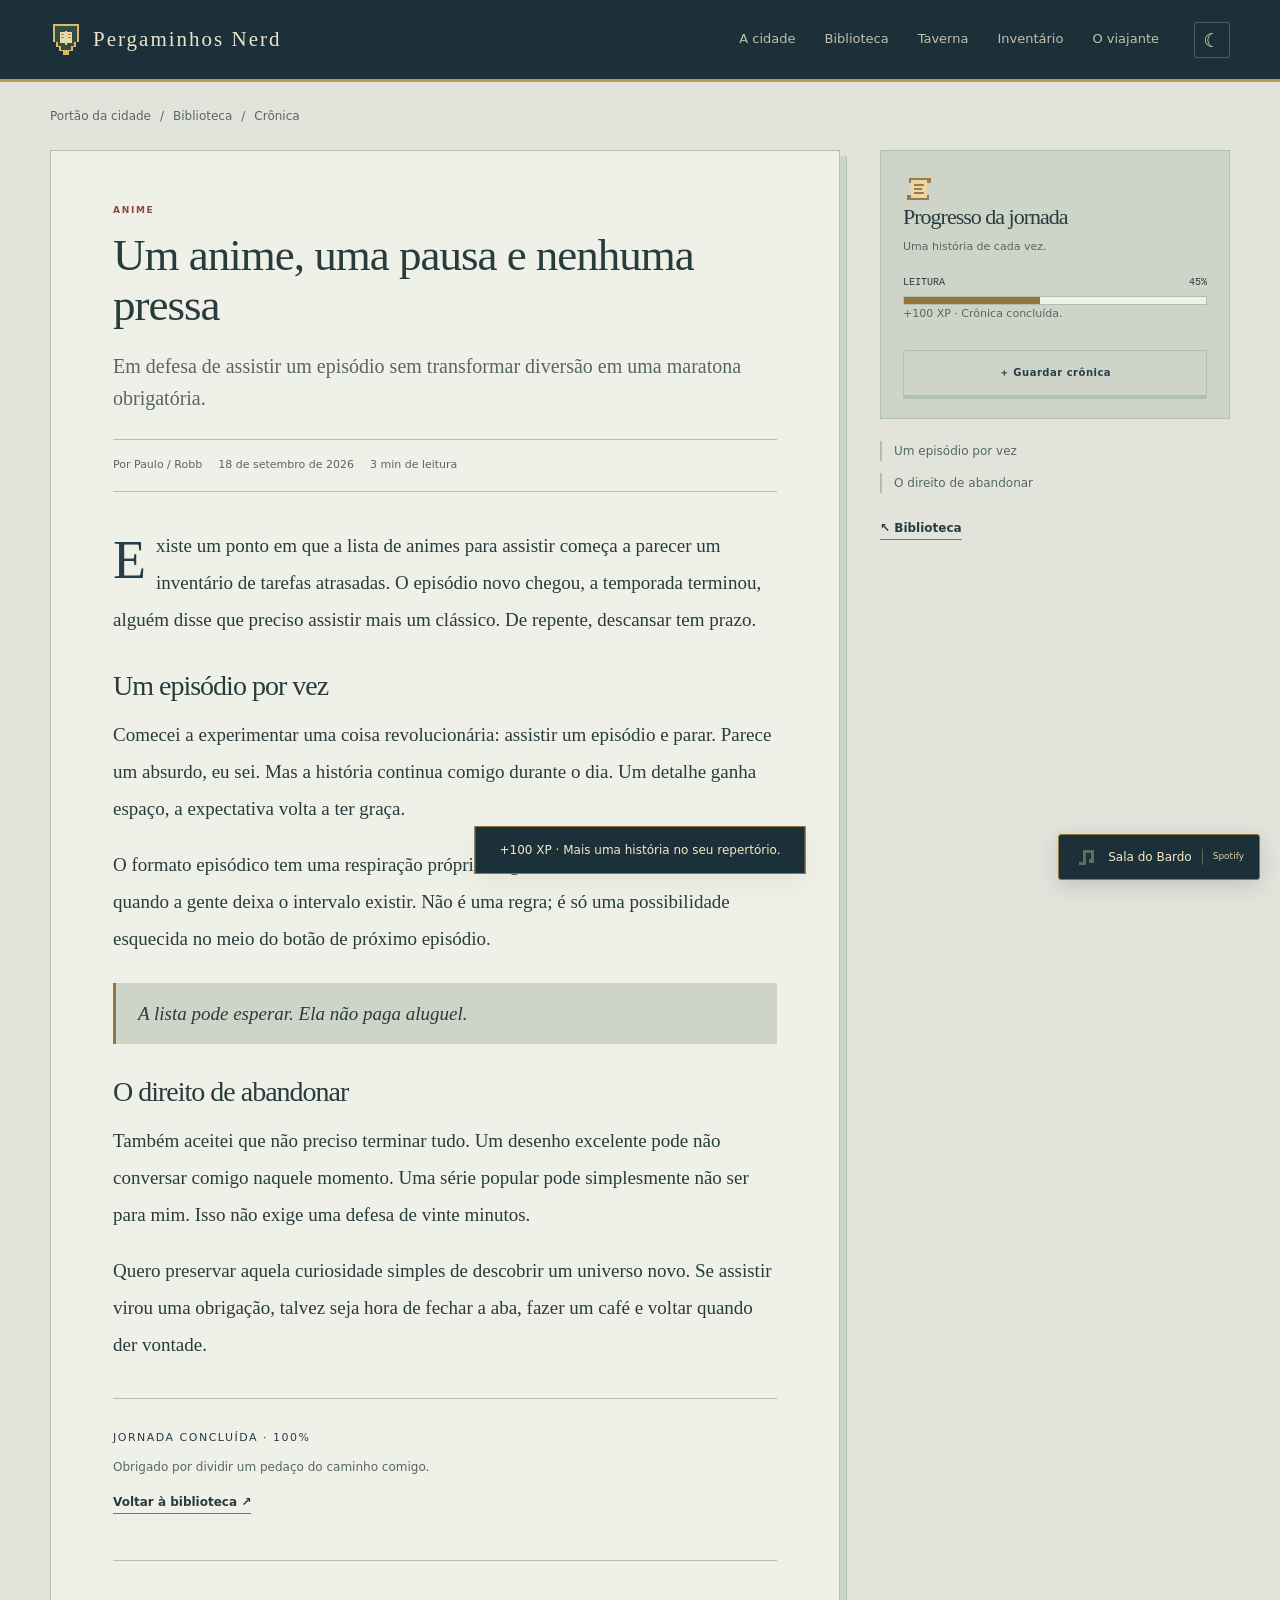
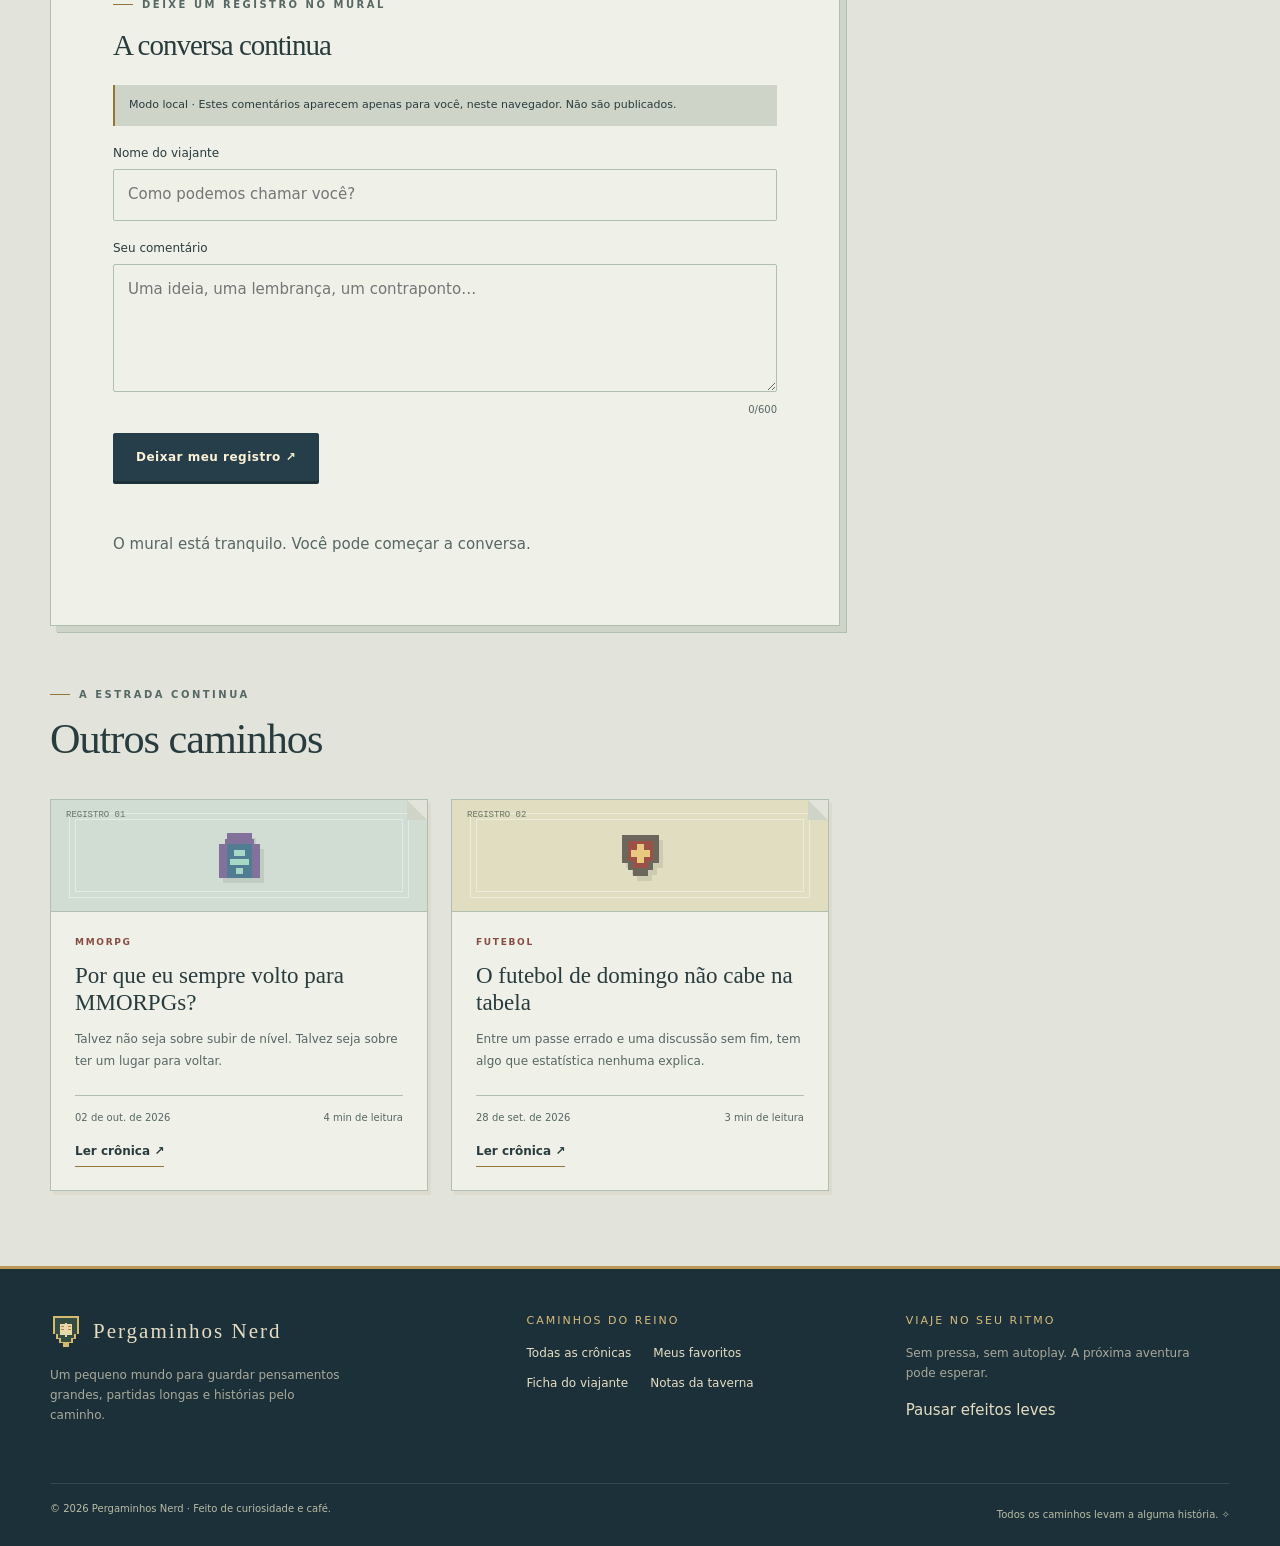
<file: posts/anime-e-pausa.html>
<!doctype html>
<html lang="pt-BR"><head><meta charset="utf-8"><meta name="viewport" content="width=device-width, initial-scale=1"><meta name="description" content="Em defesa de assistir um episódio sem transformar diversão em uma maratona obrigatória."><meta name="theme-color" content="#263d33"><title>Um anime, uma pausa e nenhuma pressa · Pergaminhos Nerd</title><link rel="icon" type="image/svg+xml" href="../assets/icons/crest.svg"><link rel="stylesheet" href="../css/styles.css"><link rel="stylesheet" href="../css/components.css"><link rel="stylesheet" href="../css/responsive.css"><link rel="stylesheet" href="../css/music.css"><script defer src="../js/posts.js"></script><script defer src="../js/app.js"></script><script defer src="../js/secrets.js"></script><script defer src="../js/music.js"></script><script defer src="../js/comments-config.js"></script><script defer src="../js/post.js"></script><script defer src="../js/comments.js"></script></head>
<body data-page="post" data-post="anime-e-pausa"><a class="skip-link" href="#main">Pular para o conteúdo</a><header class="site-header"></header><div class="reading-mobile" aria-hidden="true"><div></div></div><main id="main" class="container"><div class="breadcrumb"><a href="../index.html">Portão da cidade</a><span aria-hidden="true">/</span><a href="../explorar.html">Biblioteca</a><span aria-hidden="true">/</span><span>Crônica</span></div><div class="post-layout"><article class="post-book" id="post-article"><div class="quest-category" data-post-category>Anime</div><h1>Um anime, uma pausa e nenhuma pressa</h1><p class="post-description" data-post-description>Em defesa de assistir um episódio sem transformar diversão em uma maratona obrigatória.</p><div class="post-byline"><span>Por Paulo / Robb</span><time data-post-date datetime="2026-09-18">2026-09-18</time><span data-post-time>3 min de leitura</span></div><div class="post-content"><p>Existe um ponto em que a lista de animes para assistir começa a parecer um inventário de tarefas atrasadas. O episódio novo chegou, a temporada terminou, alguém disse que preciso assistir mais um clássico. De repente, descansar tem prazo.</p><h2>Um episódio por vez</h2><p>Comecei a experimentar uma coisa revolucionária: assistir um episódio e parar. Parece um absurdo, eu sei. Mas a história continua comigo durante o dia. Um detalhe ganha espaço, a expectativa volta a ter graça.</p><p>O formato episódico tem uma respiração própria. Algumas histórias funcionam melhor quando a gente deixa o intervalo existir. Não é uma regra; é só uma possibilidade esquecida no meio do botão de próximo episódio.</p><blockquote>A lista pode esperar. Ela não paga aluguel.</blockquote><h2>O direito de abandonar</h2><p>Também aceitei que não preciso terminar tudo. Um desenho excelente pode não conversar comigo naquele momento. Uma série popular pode simplesmente não ser para mim. Isso não exige uma defesa de vinte minutos.</p><p>Quero preservar aquela curiosidade simples de descobrir um universo novo. Se assistir virou uma obrigação, talvez seja hora de fechar a aba, fazer um café e voltar quando der vontade.</p></div><div class="post-end"><strong data-completion>FIM DESTA CRÔNICA</strong><p>Obrigado por dividir um pedaço do caminho comigo.</p><a class="text-link" href="../explorar.html">Voltar à biblioteca ↗</a></div><section class="comments-section" aria-labelledby="comments-title"><div class="eyebrow">DEIXE UM REGISTRO NO MURAL</div><h2 id="comments-title">A conversa continua</h2><p id="comments-mode" class="comments-mode">Modo local · Comentários visíveis somente neste navegador.</p><form id="comment-form" class="comment-form"><label for="comment-name">Nome do viajante</label><input id="comment-name" name="name" required minlength="1" maxlength="40" autocomplete="name" placeholder="Como podemos chamar você?"><label for="comment-body">Seu comentário</label><textarea id="comment-body" name="comment" rows="4" required minlength="1" maxlength="600" placeholder="Uma ideia, uma lembrança, um contraponto…"></textarea><span id="comment-count" class="character-count">0/600</span><div class="honeypot" aria-hidden="true"><label for="website">Não preencha este campo</label><input id="website" name="website" tabindex="-1" autocomplete="off"></div><button type="submit" class="button">Deixar meu registro ↗</button></form><p id="comments-status" class="comments-status" role="status"></p><div id="comments-list"></div></section></article><aside class="post-aside" aria-label="Ferramentas de leitura"><div class="journey-panel"><img class="icon" src="../assets/icons/scroll.svg" alt="" width="32" height="32"><h2>Progresso da jornada</h2><p>Uma história de cada vez.</p><div class="xp-label"><span>LEITURA</span><span id="xp-value">0%</span></div><div class="xp-track" id="reading-progress" role="progressbar" aria-label="Progresso da leitura" aria-valuemin="0" aria-valuemax="100" aria-valuenow="0"><div class="xp-fill"></div></div><p id="journey-status" role="status">Sua próxima descoberta vale +100 XP.</p><button id="save-post" class="button secondary save-post" type="button" aria-pressed="false">＋ Guardar crônica</button></div><nav class="post-toc" aria-label="Capítulos desta crônica"></nav><a class="text-link" href="../explorar.html">↖ Biblioteca</a></aside></div><section class="related-posts"><div class="section-heading"><div><div class="eyebrow">A ESTRADA CONTINUA</div><h2>Outros caminhos</h2></div></div><div class="quest-grid" data-related-posts></div></section></main><footer class="site-footer"></footer><noscript><p class="container">Ative o JavaScript para usar o mapa interativo, busca, inventário e comentários. <a href="../explorar.html">Visitar a Biblioteca</a></p></noscript></body></html>
</file>
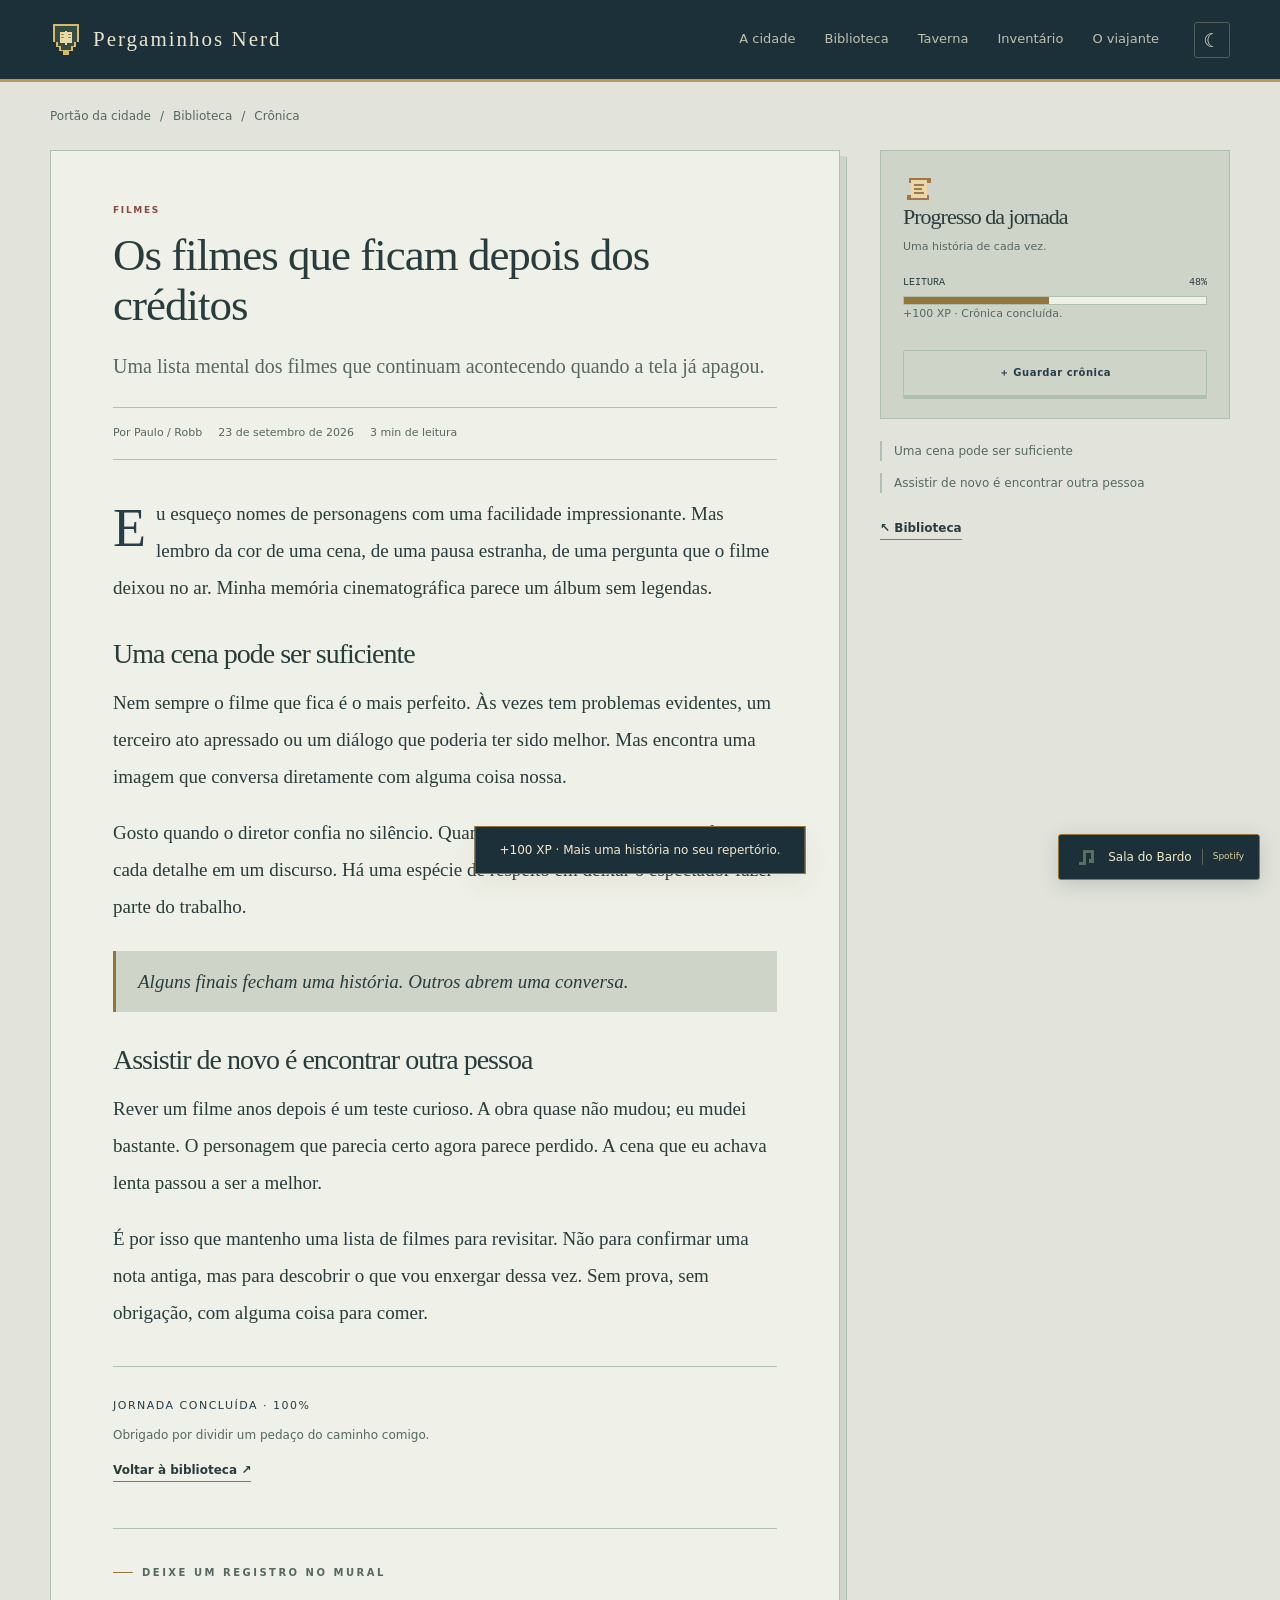
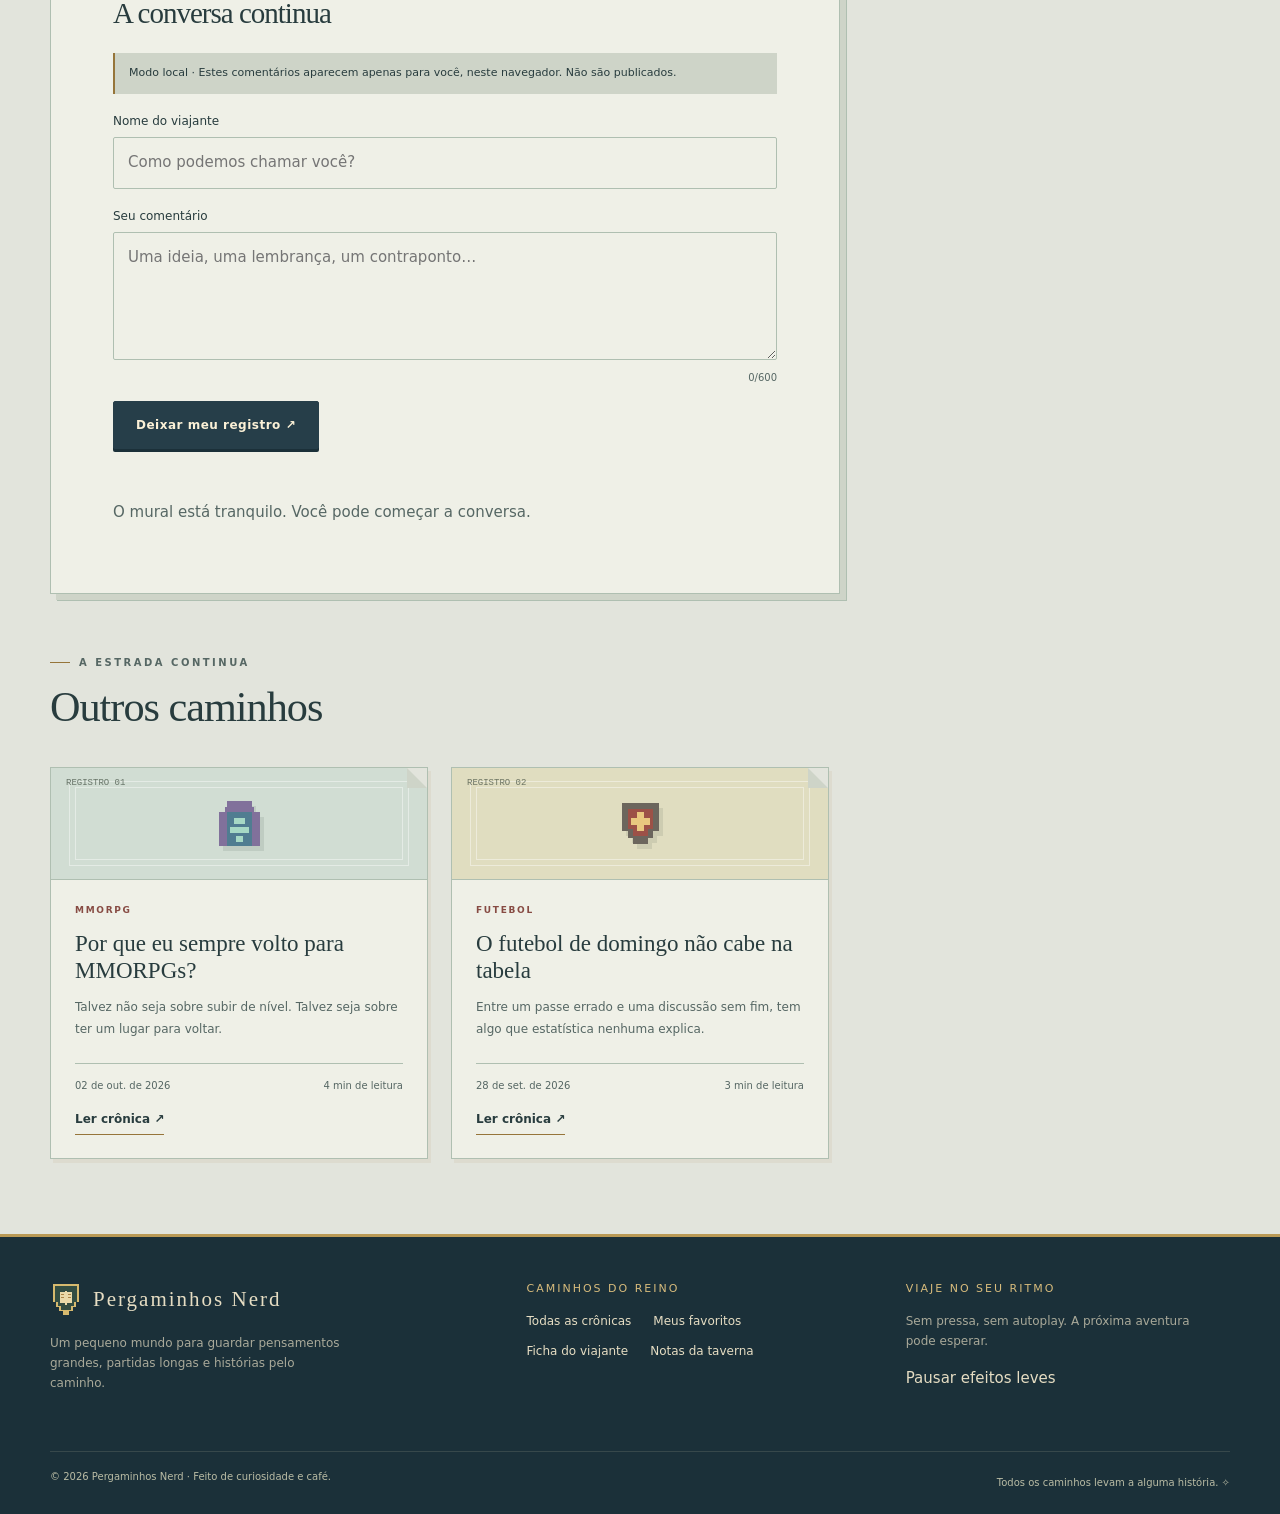
<file: posts/filmes-que-ficam.html>
<!doctype html>
<html lang="pt-BR"><head><meta charset="utf-8"><meta name="viewport" content="width=device-width, initial-scale=1"><meta name="description" content="Uma lista mental dos filmes que continuam acontecendo quando a tela já apagou."><meta name="theme-color" content="#263d33"><title>Os filmes que ficam depois dos créditos · Pergaminhos Nerd</title><link rel="icon" type="image/svg+xml" href="../assets/icons/crest.svg"><link rel="stylesheet" href="../css/styles.css"><link rel="stylesheet" href="../css/components.css"><link rel="stylesheet" href="../css/responsive.css"><link rel="stylesheet" href="../css/music.css"><script defer src="../js/posts.js"></script><script defer src="../js/app.js"></script><script defer src="../js/secrets.js"></script><script defer src="../js/music.js"></script><script defer src="../js/comments-config.js"></script><script defer src="../js/post.js"></script><script defer src="../js/comments.js"></script></head>
<body data-page="post" data-post="filmes-que-ficam"><a class="skip-link" href="#main">Pular para o conteúdo</a><header class="site-header"></header><div class="reading-mobile" aria-hidden="true"><div></div></div><main id="main" class="container"><div class="breadcrumb"><a href="../index.html">Portão da cidade</a><span aria-hidden="true">/</span><a href="../explorar.html">Biblioteca</a><span aria-hidden="true">/</span><span>Crônica</span></div><div class="post-layout"><article class="post-book" id="post-article"><div class="quest-category" data-post-category>Filmes</div><h1>Os filmes que ficam depois dos créditos</h1><p class="post-description" data-post-description>Uma lista mental dos filmes que continuam acontecendo quando a tela já apagou.</p><div class="post-byline"><span>Por Paulo / Robb</span><time data-post-date datetime="2026-09-23">2026-09-23</time><span data-post-time>3 min de leitura</span></div><div class="post-content"><p>Eu esqueço nomes de personagens com uma facilidade impressionante. Mas lembro da cor de uma cena, de uma pausa estranha, de uma pergunta que o filme deixou no ar. Minha memória cinematográfica parece um álbum sem legendas.</p><h2>Uma cena pode ser suficiente</h2><p>Nem sempre o filme que fica é o mais perfeito. Às vezes tem problemas evidentes, um terceiro ato apressado ou um diálogo que poderia ter sido melhor. Mas encontra uma imagem que conversa diretamente com alguma coisa nossa.</p><p>Gosto quando o diretor confia no silêncio. Quando não explica tudo, não transforma cada detalhe em um discurso. Há uma espécie de respeito em deixar o espectador fazer parte do trabalho.</p><blockquote>Alguns finais fecham uma história. Outros abrem uma conversa.</blockquote><h2>Assistir de novo é encontrar outra pessoa</h2><p>Rever um filme anos depois é um teste curioso. A obra quase não mudou; eu mudei bastante. O personagem que parecia certo agora parece perdido. A cena que eu achava lenta passou a ser a melhor.</p><p>É por isso que mantenho uma lista de filmes para revisitar. Não para confirmar uma nota antiga, mas para descobrir o que vou enxergar dessa vez. Sem prova, sem obrigação, com alguma coisa para comer.</p></div><div class="post-end"><strong data-completion>FIM DESTA CRÔNICA</strong><p>Obrigado por dividir um pedaço do caminho comigo.</p><a class="text-link" href="../explorar.html">Voltar à biblioteca ↗</a></div><section class="comments-section" aria-labelledby="comments-title"><div class="eyebrow">DEIXE UM REGISTRO NO MURAL</div><h2 id="comments-title">A conversa continua</h2><p id="comments-mode" class="comments-mode">Modo local · Comentários visíveis somente neste navegador.</p><form id="comment-form" class="comment-form"><label for="comment-name">Nome do viajante</label><input id="comment-name" name="name" required minlength="1" maxlength="40" autocomplete="name" placeholder="Como podemos chamar você?"><label for="comment-body">Seu comentário</label><textarea id="comment-body" name="comment" rows="4" required minlength="1" maxlength="600" placeholder="Uma ideia, uma lembrança, um contraponto…"></textarea><span id="comment-count" class="character-count">0/600</span><div class="honeypot" aria-hidden="true"><label for="website">Não preencha este campo</label><input id="website" name="website" tabindex="-1" autocomplete="off"></div><button type="submit" class="button">Deixar meu registro ↗</button></form><p id="comments-status" class="comments-status" role="status"></p><div id="comments-list"></div></section></article><aside class="post-aside" aria-label="Ferramentas de leitura"><div class="journey-panel"><img class="icon" src="../assets/icons/scroll.svg" alt="" width="32" height="32"><h2>Progresso da jornada</h2><p>Uma história de cada vez.</p><div class="xp-label"><span>LEITURA</span><span id="xp-value">0%</span></div><div class="xp-track" id="reading-progress" role="progressbar" aria-label="Progresso da leitura" aria-valuemin="0" aria-valuemax="100" aria-valuenow="0"><div class="xp-fill"></div></div><p id="journey-status" role="status">Sua próxima descoberta vale +100 XP.</p><button id="save-post" class="button secondary save-post" type="button" aria-pressed="false">＋ Guardar crônica</button></div><nav class="post-toc" aria-label="Capítulos desta crônica"></nav><a class="text-link" href="../explorar.html">↖ Biblioteca</a></aside></div><section class="related-posts"><div class="section-heading"><div><div class="eyebrow">A ESTRADA CONTINUA</div><h2>Outros caminhos</h2></div></div><div class="quest-grid" data-related-posts></div></section></main><footer class="site-footer"></footer><noscript><p class="container">Ative o JavaScript para usar o mapa interativo, busca, inventário e comentários. <a href="../explorar.html">Visitar a Biblioteca</a></p></noscript></body></html>
</file>
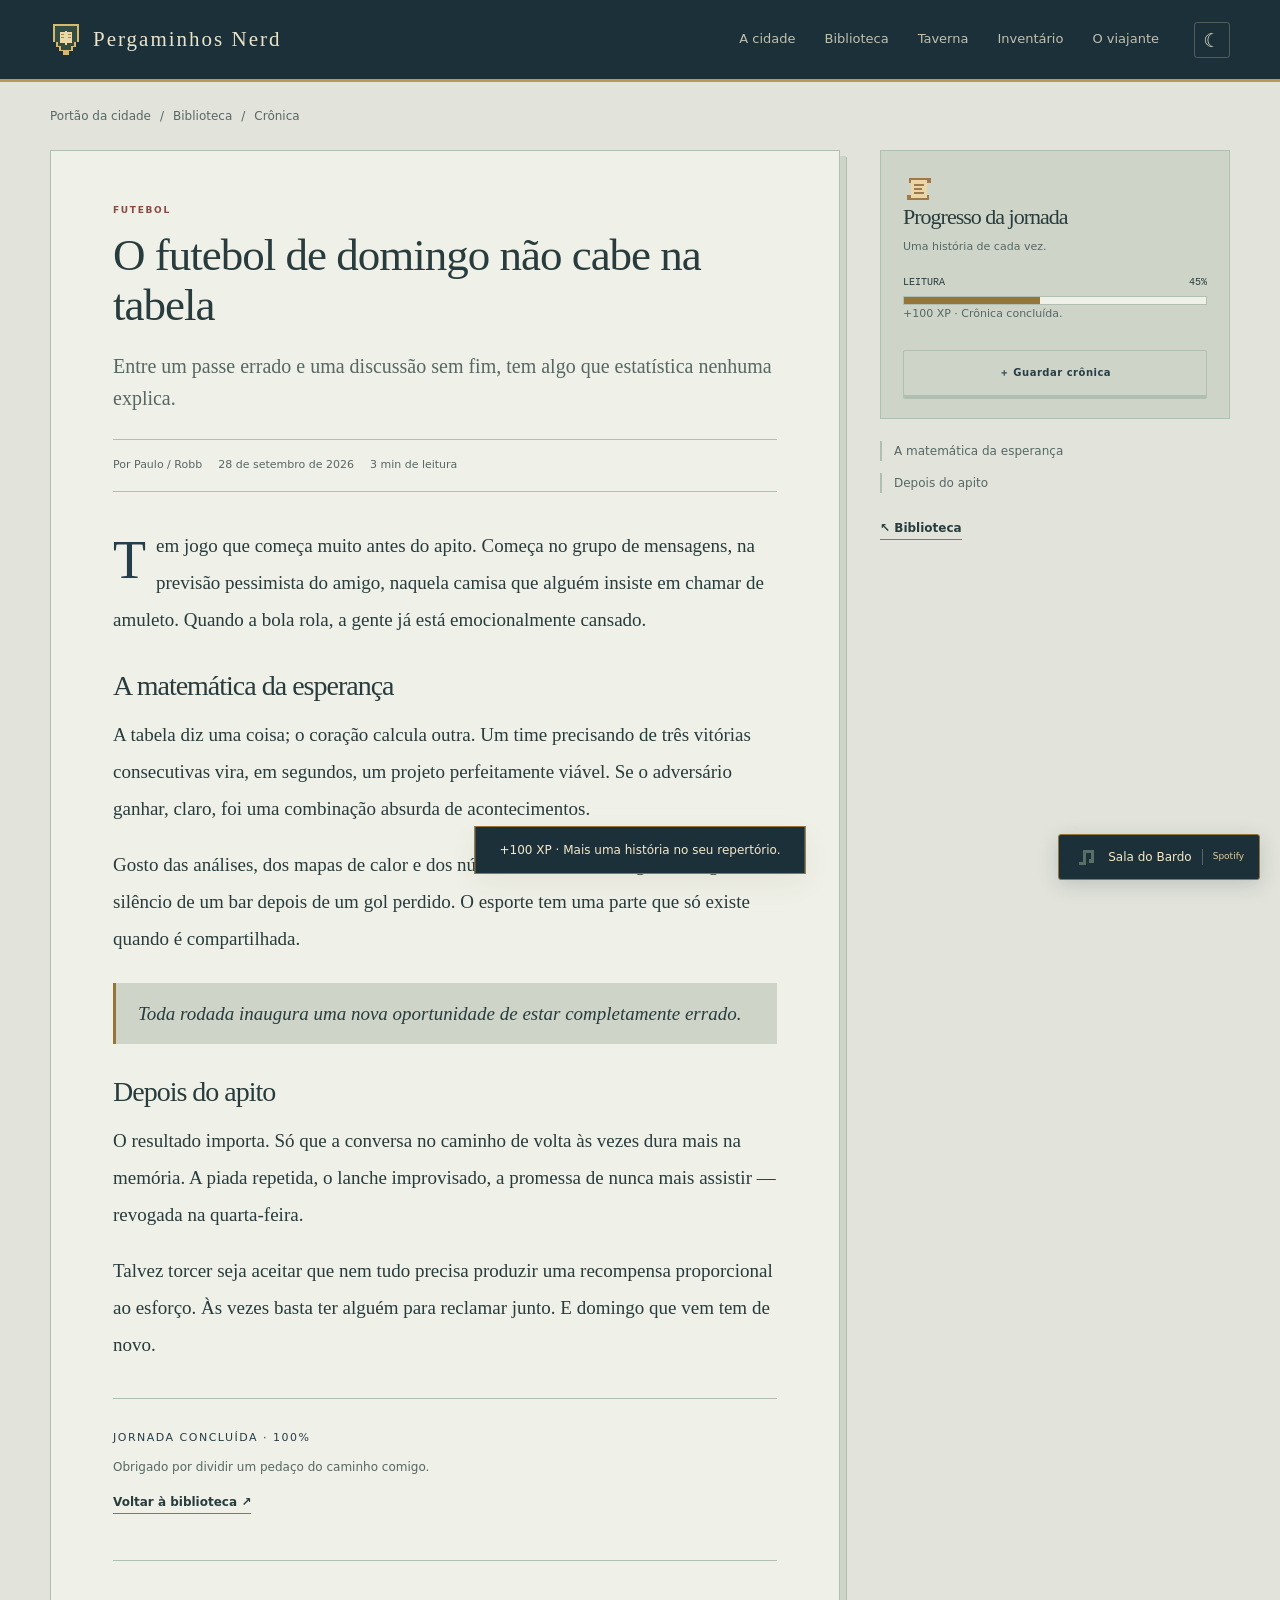
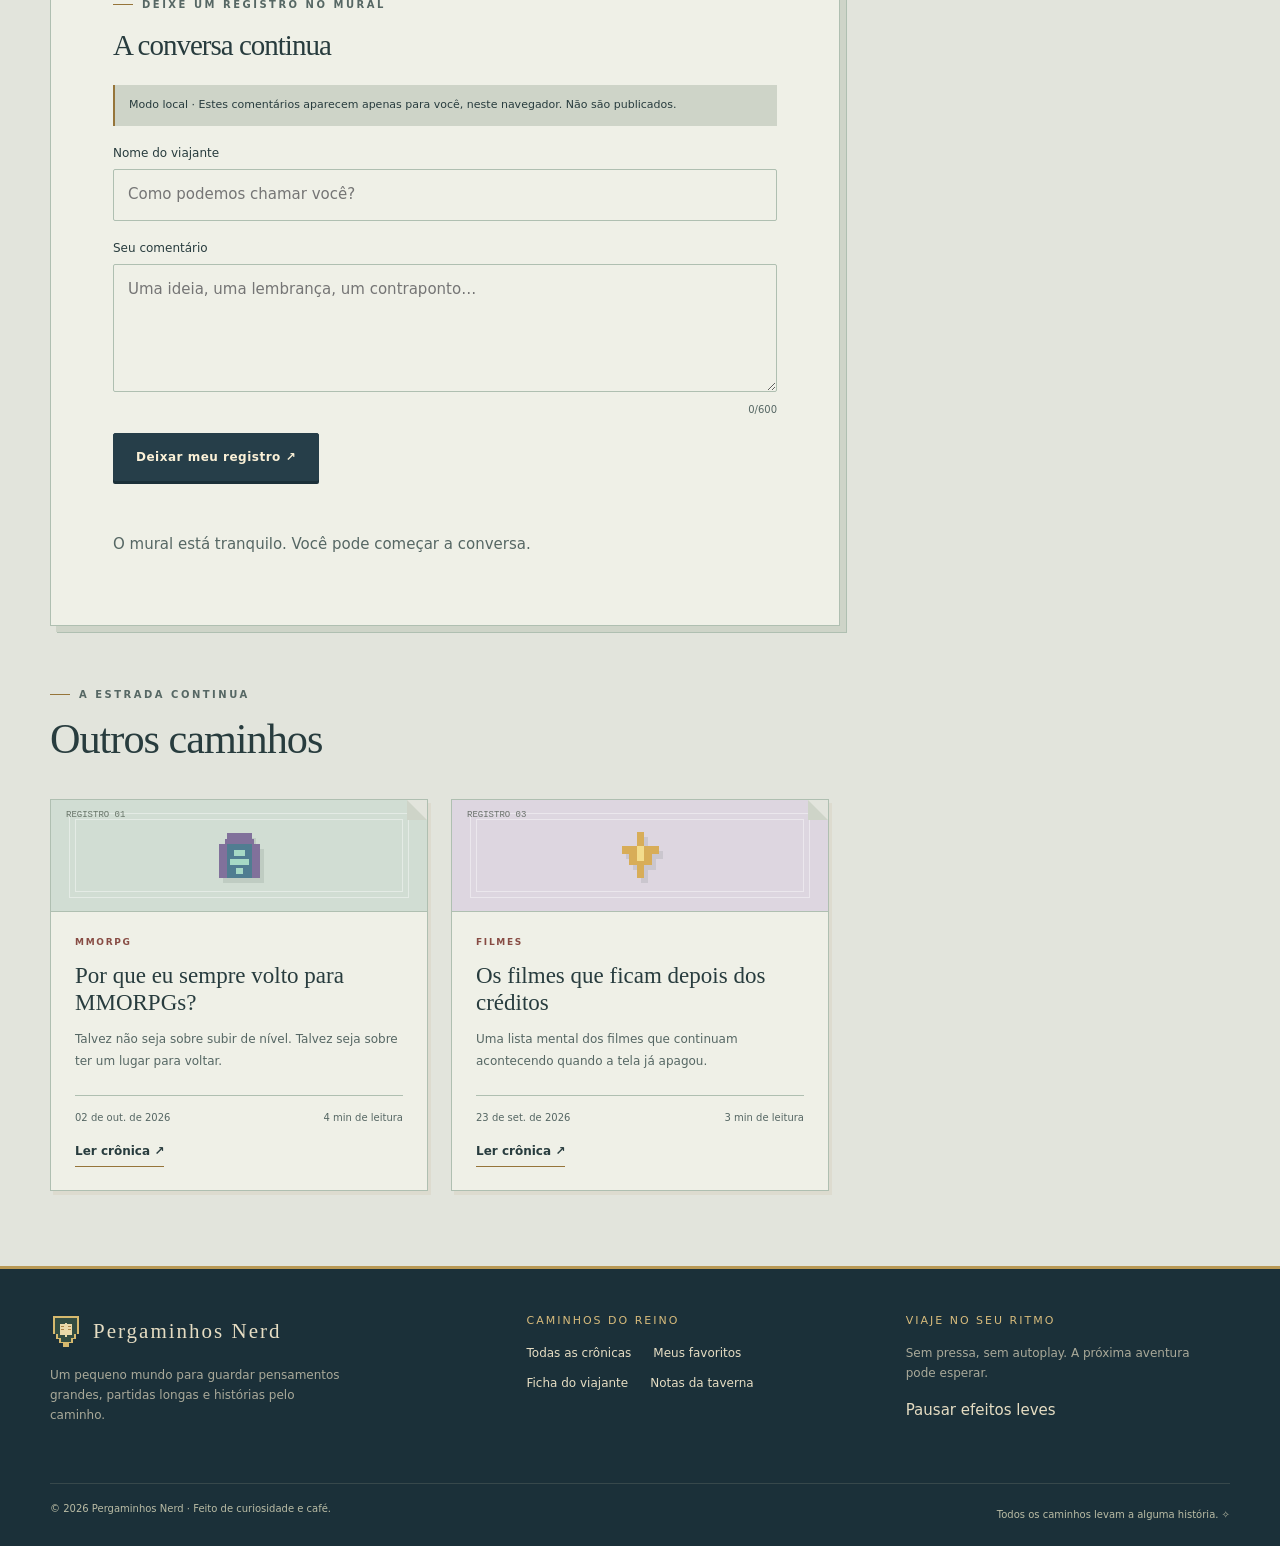
<file: posts/futebol-de-domingo.html>
<!doctype html>
<html lang="pt-BR"><head><meta charset="utf-8"><meta name="viewport" content="width=device-width, initial-scale=1"><meta name="description" content="Entre um passe errado e uma discussão sem fim, tem algo que estatística nenhuma explica."><meta name="theme-color" content="#263d33"><title>O futebol de domingo não cabe na tabela · Pergaminhos Nerd</title><link rel="icon" type="image/svg+xml" href="../assets/icons/crest.svg"><link rel="stylesheet" href="../css/styles.css"><link rel="stylesheet" href="../css/components.css"><link rel="stylesheet" href="../css/responsive.css"><link rel="stylesheet" href="../css/music.css"><script defer src="../js/posts.js"></script><script defer src="../js/app.js"></script><script defer src="../js/secrets.js"></script><script defer src="../js/music.js"></script><script defer src="../js/comments-config.js"></script><script defer src="../js/post.js"></script><script defer src="../js/comments.js"></script></head>
<body data-page="post" data-post="futebol-de-domingo"><a class="skip-link" href="#main">Pular para o conteúdo</a><header class="site-header"></header><div class="reading-mobile" aria-hidden="true"><div></div></div><main id="main" class="container"><div class="breadcrumb"><a href="../index.html">Portão da cidade</a><span aria-hidden="true">/</span><a href="../explorar.html">Biblioteca</a><span aria-hidden="true">/</span><span>Crônica</span></div><div class="post-layout"><article class="post-book" id="post-article"><div class="quest-category" data-post-category>Futebol</div><h1>O futebol de domingo não cabe na tabela</h1><p class="post-description" data-post-description>Entre um passe errado e uma discussão sem fim, tem algo que estatística nenhuma explica.</p><div class="post-byline"><span>Por Paulo / Robb</span><time data-post-date datetime="2026-09-28">2026-09-28</time><span data-post-time>3 min de leitura</span></div><div class="post-content"><p>Tem jogo que começa muito antes do apito. Começa no grupo de mensagens, na previsão pessimista do amigo, naquela camisa que alguém insiste em chamar de amuleto. Quando a bola rola, a gente já está emocionalmente cansado.</p><h2>A matemática da esperança</h2><p>A tabela diz uma coisa; o coração calcula outra. Um time precisando de três vitórias consecutivas vira, em segundos, um projeto perfeitamente viável. Se o adversário ganhar, claro, foi uma combinação absurda de acontecimentos.</p><p>Gosto das análises, dos mapas de calor e dos números. Mas nenhum gráfico registra o silêncio de um bar depois de um gol perdido. O esporte tem uma parte que só existe quando é compartilhada.</p><blockquote>Toda rodada inaugura uma nova oportunidade de estar completamente errado.</blockquote><h2>Depois do apito</h2><p>O resultado importa. Só que a conversa no caminho de volta às vezes dura mais na memória. A piada repetida, o lanche improvisado, a promessa de nunca mais assistir — revogada na quarta-feira.</p><p>Talvez torcer seja aceitar que nem tudo precisa produzir uma recompensa proporcional ao esforço. Às vezes basta ter alguém para reclamar junto. E domingo que vem tem de novo.</p></div><div class="post-end"><strong data-completion>FIM DESTA CRÔNICA</strong><p>Obrigado por dividir um pedaço do caminho comigo.</p><a class="text-link" href="../explorar.html">Voltar à biblioteca ↗</a></div><section class="comments-section" aria-labelledby="comments-title"><div class="eyebrow">DEIXE UM REGISTRO NO MURAL</div><h2 id="comments-title">A conversa continua</h2><p id="comments-mode" class="comments-mode">Modo local · Comentários visíveis somente neste navegador.</p><form id="comment-form" class="comment-form"><label for="comment-name">Nome do viajante</label><input id="comment-name" name="name" required minlength="1" maxlength="40" autocomplete="name" placeholder="Como podemos chamar você?"><label for="comment-body">Seu comentário</label><textarea id="comment-body" name="comment" rows="4" required minlength="1" maxlength="600" placeholder="Uma ideia, uma lembrança, um contraponto…"></textarea><span id="comment-count" class="character-count">0/600</span><div class="honeypot" aria-hidden="true"><label for="website">Não preencha este campo</label><input id="website" name="website" tabindex="-1" autocomplete="off"></div><button type="submit" class="button">Deixar meu registro ↗</button></form><p id="comments-status" class="comments-status" role="status"></p><div id="comments-list"></div></section></article><aside class="post-aside" aria-label="Ferramentas de leitura"><div class="journey-panel"><img class="icon" src="../assets/icons/scroll.svg" alt="" width="32" height="32"><h2>Progresso da jornada</h2><p>Uma história de cada vez.</p><div class="xp-label"><span>LEITURA</span><span id="xp-value">0%</span></div><div class="xp-track" id="reading-progress" role="progressbar" aria-label="Progresso da leitura" aria-valuemin="0" aria-valuemax="100" aria-valuenow="0"><div class="xp-fill"></div></div><p id="journey-status" role="status">Sua próxima descoberta vale +100 XP.</p><button id="save-post" class="button secondary save-post" type="button" aria-pressed="false">＋ Guardar crônica</button></div><nav class="post-toc" aria-label="Capítulos desta crônica"></nav><a class="text-link" href="../explorar.html">↖ Biblioteca</a></aside></div><section class="related-posts"><div class="section-heading"><div><div class="eyebrow">A ESTRADA CONTINUA</div><h2>Outros caminhos</h2></div></div><div class="quest-grid" data-related-posts></div></section></main><footer class="site-footer"></footer><noscript><p class="container">Ative o JavaScript para usar o mapa interativo, busca, inventário e comentários. <a href="../explorar.html">Visitar a Biblioteca</a></p></noscript></body></html>
</file>
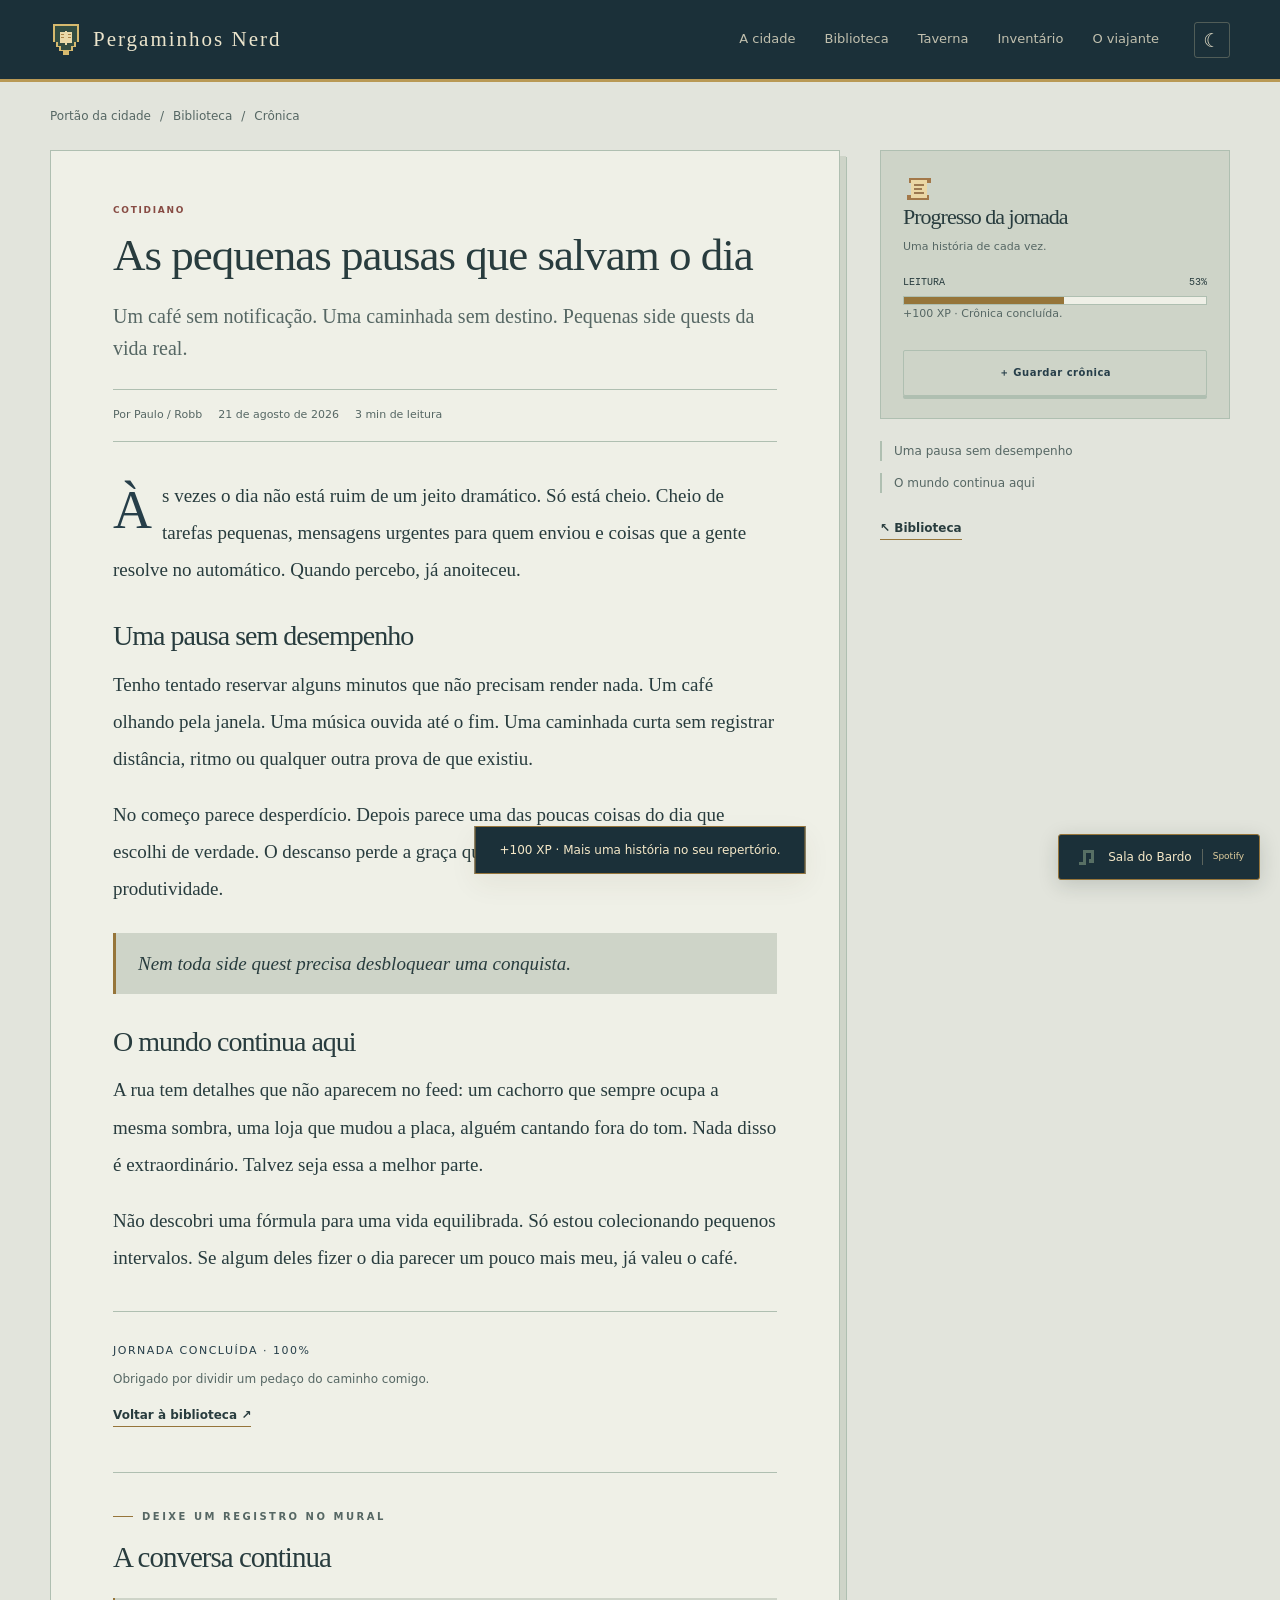
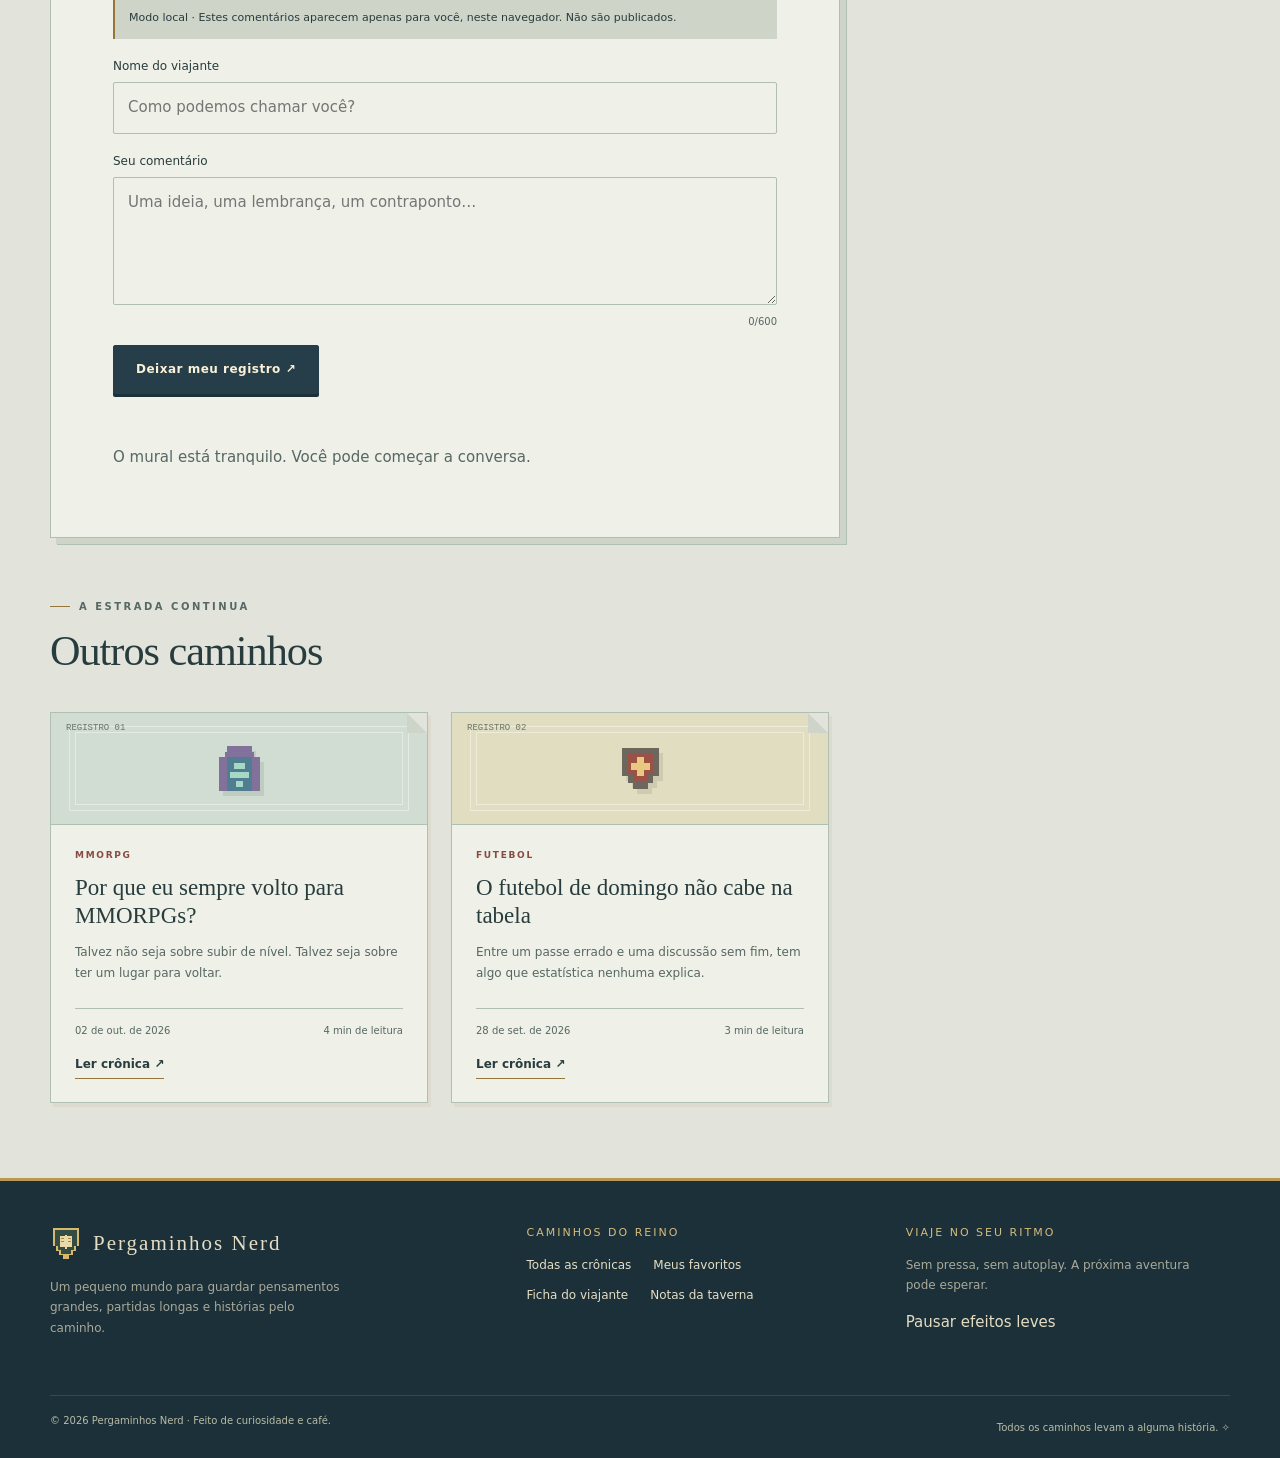
<file: posts/pequenas-pausas.html>
<!doctype html>
<html lang="pt-BR"><head><meta charset="utf-8"><meta name="viewport" content="width=device-width, initial-scale=1"><meta name="description" content="Um café sem notificação. Uma caminhada sem destino. Pequenas side quests da vida real."><meta name="theme-color" content="#263d33"><title>As pequenas pausas que salvam o dia · Pergaminhos Nerd</title><link rel="icon" type="image/svg+xml" href="../assets/icons/crest.svg"><link rel="stylesheet" href="../css/styles.css"><link rel="stylesheet" href="../css/components.css"><link rel="stylesheet" href="../css/responsive.css"><link rel="stylesheet" href="../css/music.css"><script defer src="../js/posts.js"></script><script defer src="../js/app.js"></script><script defer src="../js/secrets.js"></script><script defer src="../js/music.js"></script><script defer src="../js/comments-config.js"></script><script defer src="../js/post.js"></script><script defer src="../js/comments.js"></script></head>
<body data-page="post" data-post="pequenas-pausas"><a class="skip-link" href="#main">Pular para o conteúdo</a><header class="site-header"></header><div class="reading-mobile" aria-hidden="true"><div></div></div><main id="main" class="container"><div class="breadcrumb"><a href="../index.html">Portão da cidade</a><span aria-hidden="true">/</span><a href="../explorar.html">Biblioteca</a><span aria-hidden="true">/</span><span>Crônica</span></div><div class="post-layout"><article class="post-book" id="post-article"><div class="quest-category" data-post-category>Cotidiano</div><h1>As pequenas pausas que salvam o dia</h1><p class="post-description" data-post-description>Um café sem notificação. Uma caminhada sem destino. Pequenas side quests da vida real.</p><div class="post-byline"><span>Por Paulo / Robb</span><time data-post-date datetime="2026-08-21">2026-08-21</time><span data-post-time>3 min de leitura</span></div><div class="post-content"><p>Às vezes o dia não está ruim de um jeito dramático. Só está cheio. Cheio de tarefas pequenas, mensagens urgentes para quem enviou e coisas que a gente resolve no automático. Quando percebo, já anoiteceu.</p><h2>Uma pausa sem desempenho</h2><p>Tenho tentado reservar alguns minutos que não precisam render nada. Um café olhando pela janela. Uma música ouvida até o fim. Uma caminhada curta sem registrar distância, ritmo ou qualquer outra prova de que existiu.</p><p>No começo parece desperdício. Depois parece uma das poucas coisas do dia que escolhi de verdade. O descanso perde a graça quando precisa justificar sua produtividade.</p><blockquote>Nem toda side quest precisa desbloquear uma conquista.</blockquote><h2>O mundo continua aqui</h2><p>A rua tem detalhes que não aparecem no feed: um cachorro que sempre ocupa a mesma sombra, uma loja que mudou a placa, alguém cantando fora do tom. Nada disso é extraordinário. Talvez seja essa a melhor parte.</p><p>Não descobri uma fórmula para uma vida equilibrada. Só estou colecionando pequenos intervalos. Se algum deles fizer o dia parecer um pouco mais meu, já valeu o café.</p></div><div class="post-end"><strong data-completion>FIM DESTA CRÔNICA</strong><p>Obrigado por dividir um pedaço do caminho comigo.</p><a class="text-link" href="../explorar.html">Voltar à biblioteca ↗</a></div><section class="comments-section" aria-labelledby="comments-title"><div class="eyebrow">DEIXE UM REGISTRO NO MURAL</div><h2 id="comments-title">A conversa continua</h2><p id="comments-mode" class="comments-mode">Modo local · Comentários visíveis somente neste navegador.</p><form id="comment-form" class="comment-form"><label for="comment-name">Nome do viajante</label><input id="comment-name" name="name" required minlength="1" maxlength="40" autocomplete="name" placeholder="Como podemos chamar você?"><label for="comment-body">Seu comentário</label><textarea id="comment-body" name="comment" rows="4" required minlength="1" maxlength="600" placeholder="Uma ideia, uma lembrança, um contraponto…"></textarea><span id="comment-count" class="character-count">0/600</span><div class="honeypot" aria-hidden="true"><label for="website">Não preencha este campo</label><input id="website" name="website" tabindex="-1" autocomplete="off"></div><button type="submit" class="button">Deixar meu registro ↗</button></form><p id="comments-status" class="comments-status" role="status"></p><div id="comments-list"></div></section></article><aside class="post-aside" aria-label="Ferramentas de leitura"><div class="journey-panel"><img class="icon" src="../assets/icons/scroll.svg" alt="" width="32" height="32"><h2>Progresso da jornada</h2><p>Uma história de cada vez.</p><div class="xp-label"><span>LEITURA</span><span id="xp-value">0%</span></div><div class="xp-track" id="reading-progress" role="progressbar" aria-label="Progresso da leitura" aria-valuemin="0" aria-valuemax="100" aria-valuenow="0"><div class="xp-fill"></div></div><p id="journey-status" role="status">Sua próxima descoberta vale +100 XP.</p><button id="save-post" class="button secondary save-post" type="button" aria-pressed="false">＋ Guardar crônica</button></div><nav class="post-toc" aria-label="Capítulos desta crônica"></nav><a class="text-link" href="../explorar.html">↖ Biblioteca</a></aside></div><section class="related-posts"><div class="section-heading"><div><div class="eyebrow">A ESTRADA CONTINUA</div><h2>Outros caminhos</h2></div></div><div class="quest-grid" data-related-posts></div></section></main><footer class="site-footer"></footer><noscript><p class="container">Ative o JavaScript para usar o mapa interativo, busca, inventário e comentários. <a href="../explorar.html">Visitar a Biblioteca</a></p></noscript></body></html>
</file>
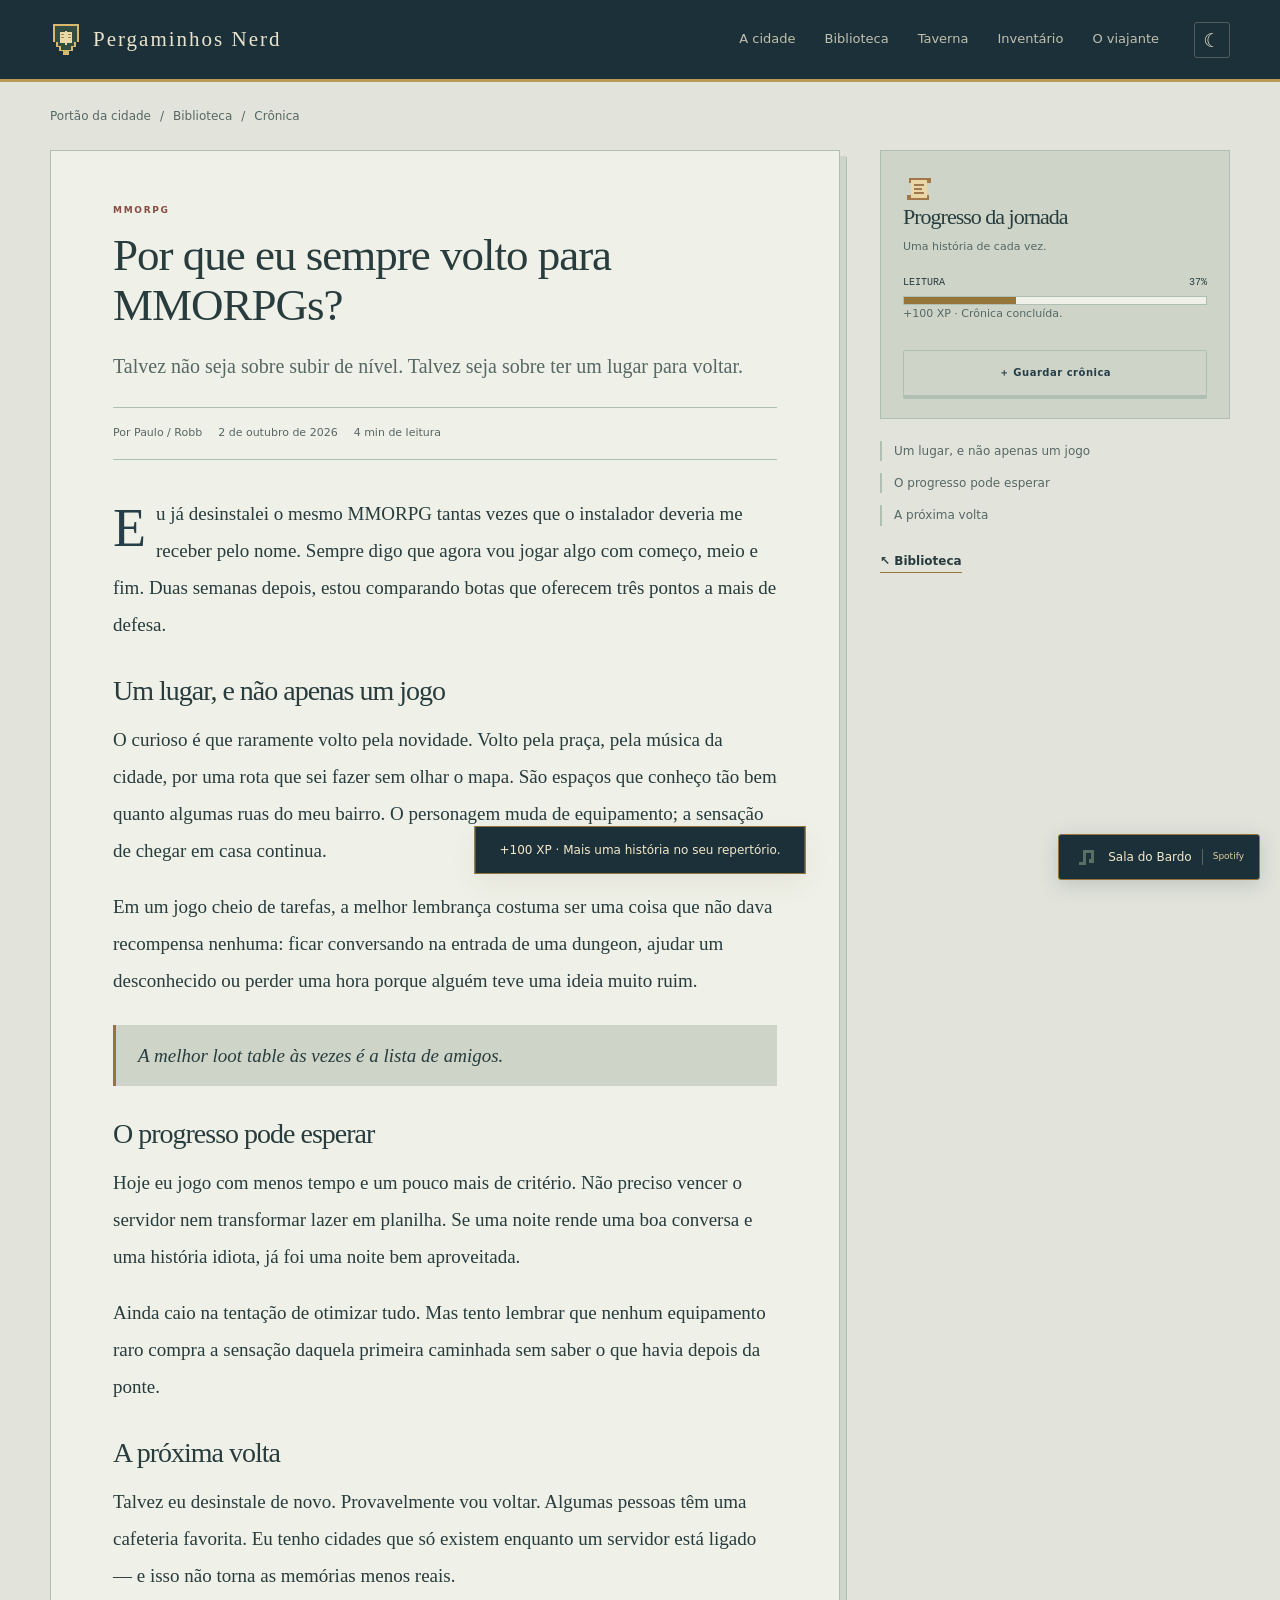
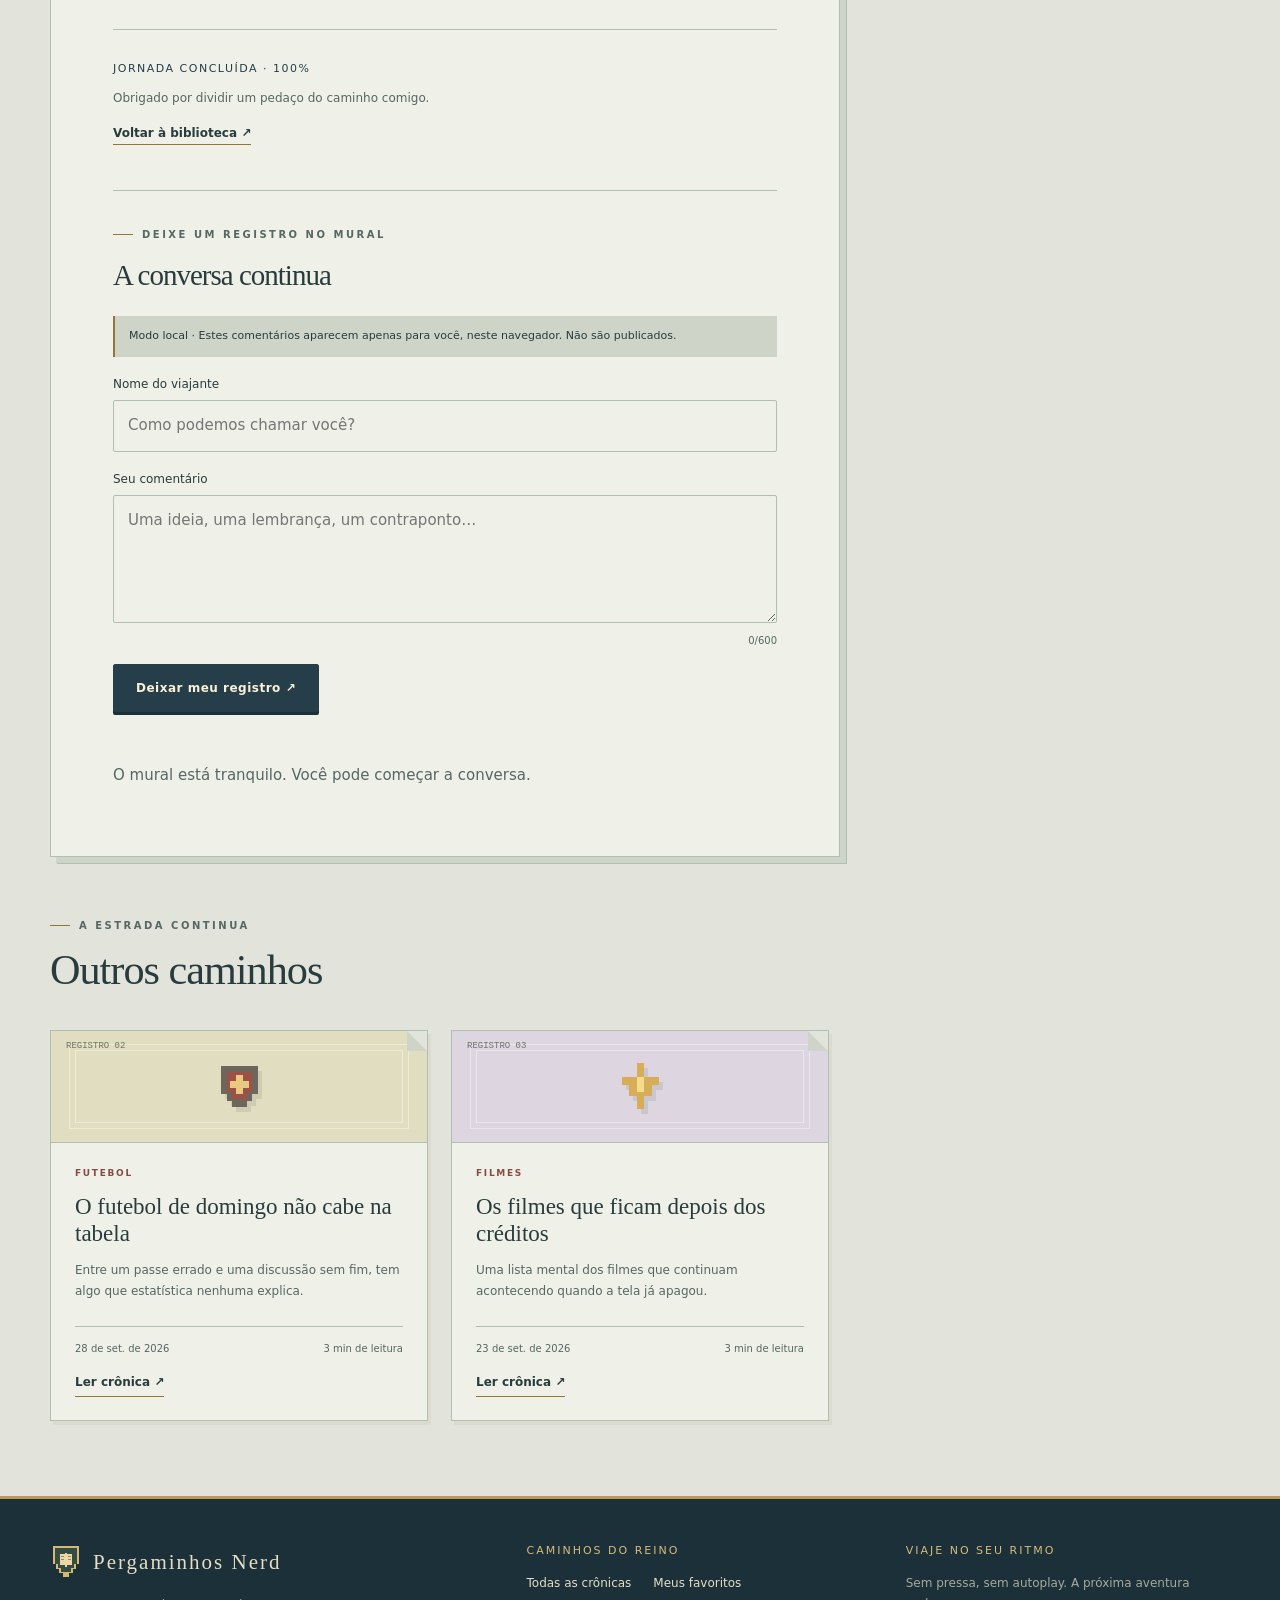
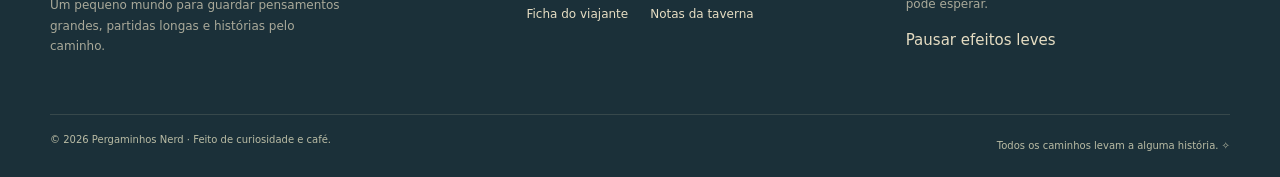
<file: posts/voltar-aos-mmorpgs.html>
<!doctype html>
<html lang="pt-BR"><head><meta charset="utf-8"><meta name="viewport" content="width=device-width, initial-scale=1"><meta name="description" content="Talvez não seja sobre subir de nível. Talvez seja sobre ter um lugar para voltar."><meta name="theme-color" content="#263d33"><title>Por que eu sempre volto para MMORPGs? · Pergaminhos Nerd</title><link rel="icon" type="image/svg+xml" href="../assets/icons/crest.svg"><link rel="stylesheet" href="../css/styles.css"><link rel="stylesheet" href="../css/components.css"><link rel="stylesheet" href="../css/responsive.css"><link rel="stylesheet" href="../css/music.css"><script defer src="../js/posts.js"></script><script defer src="../js/app.js"></script><script defer src="../js/secrets.js"></script><script defer src="../js/music.js"></script><script defer src="../js/comments-config.js"></script><script defer src="../js/post.js"></script><script defer src="../js/comments.js"></script></head>
<body data-page="post" data-post="voltar-aos-mmorpgs"><a class="skip-link" href="#main">Pular para o conteúdo</a><header class="site-header"></header><div class="reading-mobile" aria-hidden="true"><div></div></div><main id="main" class="container"><div class="breadcrumb"><a href="../index.html">Portão da cidade</a><span aria-hidden="true">/</span><a href="../explorar.html">Biblioteca</a><span aria-hidden="true">/</span><span>Crônica</span></div><div class="post-layout"><article class="post-book" id="post-article"><div class="quest-category" data-post-category>MMORPG</div><h1>Por que eu sempre volto para MMORPGs?</h1><p class="post-description" data-post-description>Talvez não seja sobre subir de nível. Talvez seja sobre ter um lugar para voltar.</p><div class="post-byline"><span>Por Paulo / Robb</span><time data-post-date datetime="2026-10-02">2026-10-02</time><span data-post-time>4 min de leitura</span></div><div class="post-content"><p>Eu já desinstalei o mesmo MMORPG tantas vezes que o instalador deveria me receber pelo nome. Sempre digo que agora vou jogar algo com começo, meio e fim. Duas semanas depois, estou comparando botas que oferecem três pontos a mais de defesa.</p><h2>Um lugar, e não apenas um jogo</h2><p>O curioso é que raramente volto pela novidade. Volto pela praça, pela música da cidade, por uma rota que sei fazer sem olhar o mapa. São espaços que conheço tão bem quanto algumas ruas do meu bairro. O personagem muda de equipamento; a sensação de chegar em casa continua.</p><p>Em um jogo cheio de tarefas, a melhor lembrança costuma ser uma coisa que não dava recompensa nenhuma: ficar conversando na entrada de uma dungeon, ajudar um desconhecido ou perder uma hora porque alguém teve uma ideia muito ruim.</p><blockquote>A melhor loot table às vezes é a lista de amigos.</blockquote><h2>O progresso pode esperar</h2><p>Hoje eu jogo com menos tempo e um pouco mais de critério. Não preciso vencer o servidor nem transformar lazer em planilha. Se uma noite rende uma boa conversa e uma história idiota, já foi uma noite bem aproveitada.</p><p>Ainda caio na tentação de otimizar tudo. Mas tento lembrar que nenhum equipamento raro compra a sensação daquela primeira caminhada sem saber o que havia depois da ponte.</p><h2>A próxima volta</h2><p>Talvez eu desinstale de novo. Provavelmente vou voltar. Algumas pessoas têm uma cafeteria favorita. Eu tenho cidades que só existem enquanto um servidor está ligado — e isso não torna as memórias menos reais.</p></div><div class="post-end"><strong data-completion>FIM DESTA CRÔNICA</strong><p>Obrigado por dividir um pedaço do caminho comigo.</p><a class="text-link" href="../explorar.html">Voltar à biblioteca ↗</a></div><section class="comments-section" aria-labelledby="comments-title"><div class="eyebrow">DEIXE UM REGISTRO NO MURAL</div><h2 id="comments-title">A conversa continua</h2><p id="comments-mode" class="comments-mode">Modo local · Comentários visíveis somente neste navegador.</p><form id="comment-form" class="comment-form"><label for="comment-name">Nome do viajante</label><input id="comment-name" name="name" required minlength="1" maxlength="40" autocomplete="name" placeholder="Como podemos chamar você?"><label for="comment-body">Seu comentário</label><textarea id="comment-body" name="comment" rows="4" required minlength="1" maxlength="600" placeholder="Uma ideia, uma lembrança, um contraponto…"></textarea><span id="comment-count" class="character-count">0/600</span><div class="honeypot" aria-hidden="true"><label for="website">Não preencha este campo</label><input id="website" name="website" tabindex="-1" autocomplete="off"></div><button type="submit" class="button">Deixar meu registro ↗</button></form><p id="comments-status" class="comments-status" role="status"></p><div id="comments-list"></div></section></article><aside class="post-aside" aria-label="Ferramentas de leitura"><div class="journey-panel"><img class="icon" src="../assets/icons/scroll.svg" alt="" width="32" height="32"><h2>Progresso da jornada</h2><p>Uma história de cada vez.</p><div class="xp-label"><span>LEITURA</span><span id="xp-value">0%</span></div><div class="xp-track" id="reading-progress" role="progressbar" aria-label="Progresso da leitura" aria-valuemin="0" aria-valuemax="100" aria-valuenow="0"><div class="xp-fill"></div></div><p id="journey-status" role="status">Sua próxima descoberta vale +100 XP.</p><button id="save-post" class="button secondary save-post" type="button" aria-pressed="false">＋ Guardar crônica</button></div><nav class="post-toc" aria-label="Capítulos desta crônica"></nav><a class="text-link" href="../explorar.html">↖ Biblioteca</a></aside></div><section class="related-posts"><div class="section-heading"><div><div class="eyebrow">A ESTRADA CONTINUA</div><h2>Outros caminhos</h2></div></div><div class="quest-grid" data-related-posts></div></section></main><footer class="site-footer"></footer><noscript><p class="container">Ative o JavaScript para usar o mapa interativo, busca, inventário e comentários. <a href="../explorar.html">Visitar a Biblioteca</a></p></noscript></body></html>
</file>
<file: css/styles.css>
/* Tokens do reino. Altere estas variáveis para criar uma nova paleta. */
:root{--paper:#f4efdf;--paper-deep:#e9dfc4;--ink:#343c32;--muted:#6a6b59;--forest:#344f42;--forest-deep:#263d33;--gold:#b08a43;--line:#cfc3a6;--wine:#874b43;--surface:#faf6e9;--shadow:0 10px 28px #493c2310;--radius:3px;--max:1180px;--body:system-ui,-apple-system,BlinkMacSystemFont,"Segoe UI",sans-serif;--display:Georgia,"Times New Roman",serif}
*{box-sizing:border-box}html{scroll-behavior:smooth;scroll-padding-top:110px}body{margin:0;color:var(--ink);background:var(--paper);font:15px/1.7 var(--body);background-image:radial-gradient(#87724b16 .65px,transparent .65px);background-size:6px 6px}body[data-theme="night"]{--paper:#e2e4dc;--paper-deep:#ced4c8;--ink:#283c3e;--muted:#566764;--forest:#263e49;--forest-deep:#1b3039;--gold:#96753a;--line:#afbfb1;--surface:#eff0e7}a{color:inherit;text-decoration:none}button,input,textarea,select{font:inherit}button,a,input,textarea,select{-webkit-tap-highlight-color:transparent}button{cursor:pointer}button:active,.button:active{transform:translateY(2px)}button:disabled{cursor:wait;opacity:.65}button{color:inherit}img{display:block;max-width:100%}h1,h2,h3,p{margin-top:0}h1,h2,h3{font-family:var(--display);line-height:1.13;font-weight:normal}h1{font-size:clamp(42px,5.5vw,73px);letter-spacing:-2px}h2{font-size:clamp(30px,3.3vw,44px);letter-spacing:-1px}h3{font-size:25px}p{margin-bottom:1em}::selection{background:#c7b477;color:#233d32}:focus-visible{outline:3px solid var(--gold);outline-offset:5px}button:focus-visible{outline-offset:3px}.skip-link{position:fixed;top:-100px;left:15px;padding:12px;background:var(--forest);color:#fff;z-index:100}.skip-link:focus{top:10px}.container{width:min(var(--max),calc(100% - 64px));margin-inline:auto}.site-header{background:var(--forest-deep);color:#ebe4cc;position:sticky;top:0;z-index:30;border-bottom:3px solid #b99955}.header-inner{display:flex;align-items:center;gap:35px;min-height:79px}.brand{display:flex;align-items:center;gap:11px;white-space:nowrap;font-family:var(--display);letter-spacing:2px;font-size:21px}.brand img{width:32px;height:36px;image-rendering:pixelated}.main-nav{display:flex;gap:29px;margin-left:auto;font-size:13px}.main-nav a{padding:27px 0;position:relative;opacity:.8}.main-nav a:hover,.main-nav a[aria-current="page"]{opacity:1;color:#f3d48c}.main-nav a[aria-current="page"]:after{content:"";position:absolute;height:3px;bottom:0;left:0;right:0;background:#e3c481}.header-actions{display:flex;gap:10px}.icon-button{display:grid;place-items:center;width:36px;height:36px;background:transparent;border:1px solid #c6be9e50;color:inherit;border-radius:3px;font-size:19px}.menu-toggle{display:none}.breadcrumb{display:flex;gap:9px;color:var(--muted);font-size:12px;padding:24px 0}.eyebrow{font-size:10px;letter-spacing:2.5px;font-weight:700;text-transform:uppercase;color:var(--muted);display:flex;align-items:center;gap:9px;margin-bottom:16px}.eyebrow:before{content:"";width:20px;height:1px;background:var(--gold)}.button{border:1px solid var(--forest);background:var(--forest);color:#fbf1d7;display:inline-flex;justify-content:center;align-items:center;gap:14px;padding:13px 22px;box-shadow:0 3px 0 var(--forest-deep);border-radius:2px;font-size:12px;font-weight:650;letter-spacing:.5px;min-height:46px;transition:background .2s,transform .2s}.button:hover{background:var(--forest-deep)}.button.secondary{background:transparent;color:var(--forest);border-color:var(--line);box-shadow:0 3px 0 var(--line)}.text-link{font-size:12px;font-weight:650;border-bottom:1px solid var(--gold);padding-bottom:4px}.section{padding:65px 0}.section-heading{display:flex;justify-content:space-between;align-items:end;gap:25px;margin-bottom:30px}.section-heading h2{margin-bottom:7px}.section-heading p{color:var(--muted);font-size:13px;margin:0}.section-heading .eyebrow{margin-bottom:12px}.hero{display:grid;grid-template-columns:1fr 1.1fr;align-items:center;gap:55px;padding:52px 0 57px;position:relative}.hero-copy h1{margin-bottom:19px;font-size:clamp(46px,5.9vw,77px);letter-spacing:1px}.hero-copy h1 span{display:block;font:italic 28px/1.4 var(--display);letter-spacing:0;margin-top:12px;color:var(--forest)}.hero-copy>p{color:var(--muted);max-width:410px;font-size:14px;line-height:1.85}.hero-actions{display:flex;align-items:center;gap:24px;margin-top:30px}.realm-stats{display:flex;gap:26px;margin-top:34px;font:11px var(--body);color:var(--muted)}.realm-stats span{display:flex;align-items:center;gap:7px}.realm-stats i{width:6px;height:6px;background:var(--gold);transform:rotate(45deg)}.scene-frame{position:relative;border:1px solid var(--line);padding:9px;background:var(--paper-deep);box-shadow:var(--shadow);transform:rotate(-1deg)}.scene-frame:before,.scene-frame:after{content:"✧";position:absolute;color:var(--gold);background:var(--paper);padding:0 4px;top:-13px;font-size:21px}.scene-frame:before{left:20px}.scene-frame:after{right:20px}.scene{width:100%;height:auto;image-rendering:pixelated}.scene-caption{display:flex;justify-content:space-between;padding:10px 5px 2px;font:10px var(--body);letter-spacing:1.2px;color:var(--muted)}.scene-caption strong{font-weight:500}.fireflies{position:absolute;inset:0;pointer-events:none;overflow:hidden}.fireflies i{position:absolute;width:3px;height:3px;background:#f3d073;box-shadow:0 0 8px #ffd463;animation:drift 6s ease-in-out infinite;left:var(--x);top:var(--y);animation-delay:var(--delay)}@keyframes drift{50%{transform:translate(8px,-16px);opacity:.2}}.welcome-strip{display:flex;align-items:center;gap:18px;border-block:1px solid var(--line);padding:16px 0;color:var(--muted);font-size:12px}.welcome-strip img{width:27px;image-rendering:pixelated}.welcome-strip p{margin:0}.welcome-strip span{margin-left:auto;font-size:10px;white-space:nowrap;letter-spacing:1px}.map-section{padding-top:49px}.map-board{height:510px;position:relative;border:1px solid #b9a782;box-shadow:inset 0 0 0 6px #f4ead2,inset 0 0 0 7px #c9b993,var(--shadow);background:var(--paper-deep) url("../assets/images/mapa.svg") center/cover}.map-board:before{content:"CARTOGRAFIA DO Pergaminhos Nerd · VOL. I";position:absolute;left:25px;top:17px;font-size:9px;letter-spacing:2px;color:#7c6845}.map-location{position:absolute;left:var(--x);top:var(--y);transform:translate(-50%,-50%);display:flex;flex-direction:column;align-items:center;min-width:145px;padding:7px;transition:transform .25s}.map-location:hover{transform:translate(-50%,-54%)}.map-location img{width:49px;height:49px;image-rendering:pixelated;filter:drop-shadow(2px 3px 0 #67543425)}.map-location strong{padding:2px 12px;background:#f5eacde8;box-shadow:0 2px 0 #b7a47b;font:17px var(--display);white-space:nowrap;color:#403c2f}.map-location small{font-size:9px;background:#f5eacdca;color:#6a614d;padding:1px 6px;letter-spacing:.5px}.map-location .pin{position:absolute;top:4px;right:39px;width:6px;height:6px;background:#ae6248;box-shadow:0 0 0 4px #ae624822;border-radius:50%}.map-legend{position:absolute;bottom:18px;right:24px;font:italic 12px var(--display);color:#7d6a48}.page-intro{padding:16px 0 38px;max-width:740px}.page-intro h1{font-size:56px;margin-bottom:16px}.page-intro p{max-width:610px;color:var(--muted)}.site-footer{margin-top:75px;background:var(--forest-deep);color:#e6ddc3;border-top:3px solid #b99955}.footer-inner{display:grid;grid-template-columns:1.3fr 1fr 1fr;gap:55px;padding:45px 0}.footer-inner p{font-size:12px;opacity:.7;max-width:300px;margin-top:15px}.footer-inner h3{font:11px var(--body);letter-spacing:2px;color:#d7bb7c;margin-bottom:16px}.footer-links{display:flex;flex-wrap:wrap;gap:10px 22px;font-size:12px}.footer-bottom{border-top:1px solid #dad4b525;padding:16px 0;font-size:10px;display:flex;justify-content:space-between;color:#babca5}.footer-secret{background:none;border:0;padding:0;color:inherit;font-size:inherit;min-height:30px}.icon{width:32px;height:32px;image-rendering:pixelated}.muted{color:var(--muted)}.empty-state{grid-column:1/-1;padding:45px;border:1px dashed var(--line);text-align:center}.sr-only{position:absolute;width:1px;height:1px;margin:-1px;padding:0;overflow:hidden;clip:rect(0,0,0,0);white-space:nowrap;border:0}
</file>
<file: css/components.css>
/* Quests são bilhetes de um mural: selo, número de registro e dobra de papel. */
.quest-grid{display:grid;grid-template-columns:repeat(3,minmax(0,1fr));gap:23px}.quest-card{background:var(--surface);border:1px solid var(--line);position:relative;box-shadow:3px 4px 0 #c8bc9e35;display:flex;flex-direction:column;transition:transform .2s,box-shadow .2s}.quest-card:hover{transform:translateY(-4px);box-shadow:3px 8px 0 #c8bc9e35}.quest-card:after{content:"";position:absolute;right:0;top:0;border-style:solid;border-width:0 20px 20px 0;border-color:transparent var(--paper) var(--paper-deep) transparent}.quest-illustration{height:112px;display:flex;align-items:center;justify-content:center;position:relative;background:var(--card-color,#dce2d0);border-bottom:1px solid var(--line);overflow:hidden}.quest-illustration:before,.quest-illustration:after{content:"";position:absolute;inset:13px 18px;border:1px solid #fff6}.quest-illustration:after{inset:19px 24px}.quest-illustration img{width:59px;height:59px;image-rendering:pixelated;filter:drop-shadow(4px 5px 0 #233b321a);z-index:1}.quest-number{position:absolute;left:15px;top:10px;font:9px monospace;color:#354236b0;z-index:2}.quest-body{padding:23px 24px;display:flex;flex:1;flex-direction:column}.quest-category{font-size:9px;font-weight:700;letter-spacing:1.7px;text-transform:uppercase;color:var(--wine);margin-bottom:11px}.quest-body h3{font-size:23px;line-height:1.2;margin-bottom:12px}.quest-body>p{font-size:12px;color:var(--muted);line-height:1.8;margin-bottom:23px;flex:1}.quest-meta{font-size:10px;display:flex;justify-content:space-between;color:var(--muted);border-top:1px solid var(--line);padding-top:13px;margin-bottom:15px;gap:8px}.quest-body .text-link{align-self:start}.tavern-panel{border:1px solid var(--line);background:var(--paper-deep);padding:30px;position:relative}.tavern-panel:before{content:"";position:absolute;top:-6px;left:40px;width:12px;height:12px;border-radius:50%;background:var(--gold);box-shadow:1px 2px 0 #5e452e40}.tavern-layout{display:grid;grid-template-columns:1fr 1.4fr;gap:60px;align-items:start}.tavern-layout h2{font-size:40px}.tavern-notes{display:grid;grid-template-columns:1fr 1fr;gap:20px}.tavern-note{background:var(--surface);padding:22px;border:1px solid var(--line);box-shadow:2px 3px 0 #9b825426;transform:rotate(-1deg)}.tavern-note:nth-child(2n){transform:rotate(1.4deg)}.tavern-note p{font:18px/1.5 var(--display);margin:8px 0 20px}.tavern-note small{font-size:9px;color:var(--muted);letter-spacing:1px}.npc{display:flex;gap:14px;align-items:center;margin-top:27px;font-size:11px;color:var(--muted)}.npc button{background:var(--paper-deep);border:1px solid var(--line);padding:6px;min-width:48px;min-height:48px}.npc img{width:32px;image-rendering:pixelated}.npc p{margin:0}.npc strong{display:block;font-size:10px;letter-spacing:1px;color:var(--forest)}.search-bar{display:flex;gap:15px;margin-bottom:20px;flex-wrap:wrap}.search-field{position:relative;flex:1;min-width:220px}.search-field span{position:absolute;left:17px;top:10px;font-size:24px;color:var(--gold)}.search-field input{padding-left:48px}.field,input,textarea,select{color:var(--ink);background:var(--surface);border:1px solid var(--line);border-radius:2px;padding:12px 14px;width:100%;min-height:46px}textarea{resize:vertical}.search-bar select{width:auto;min-width:130px}.filter-tabs{display:flex;flex-wrap:wrap;gap:8px;margin-bottom:22px}.filter-tabs button{border:1px solid var(--line);background:transparent;font-size:11px;padding:8px 13px;min-height:40px;transition:background .2s}.filter-tabs button[aria-pressed="true"]{background:var(--forest);color:var(--surface);border-color:var(--forest)}.result-count{font-size:11px;color:var(--muted);margin-bottom:22px}.archive-month{margin-top:35px}.archive-month h2{font:22px var(--display);display:flex;gap:20px;align-items:center;margin-bottom:22px}.archive-month h2:after{content:"";height:1px;background:var(--line);flex:1}.character-layout{display:grid;grid-template-columns:290px 1fr;gap:40px}.character-sheet{border:1px solid var(--line);background:var(--surface);padding:30px;box-shadow:var(--shadow)}.portrait{display:grid;place-items:center;height:200px;background:var(--paper-deep);border:1px solid var(--line);position:relative}.portrait img{width:95px;height:110px;image-rendering:pixelated}.portrait .level{position:absolute;bottom:10px;right:10px;font:10px monospace;color:var(--muted)}.character-sheet h2{margin:22px 0 4px;font-size:32px}.character-sheet>p{font-size:12px;color:var(--muted)}dl{margin:20px 0 0}dl>div{border-top:1px solid var(--line);padding:10px 0;display:flex;gap:15px;justify-content:space-between}dt{font-size:10px;text-transform:uppercase;color:var(--muted);letter-spacing:1px}dd{margin:0;font-size:12px}.attributes{display:grid;grid-template-columns:1fr 1fr;gap:18px 28px;margin:25px 0 35px}.attribute label{display:flex;justify-content:space-between;font-size:12px;margin-bottom:7px}.attribute progress{width:100%;height:9px;border:0;appearance:none;background:var(--paper-deep)}progress::-webkit-progress-bar{background:var(--paper-deep)}progress::-webkit-progress-value{background:var(--forest)}progress::-moz-progress-bar{background:var(--forest)}.bio-text{font:19px/1.85 var(--display)}.interest-tags{display:flex;flex-wrap:wrap;gap:10px}.interest-tags span{font-size:11px;border:1px solid var(--line);padding:7px 12px;background:var(--surface)}.inventory-intro{display:flex;align-items:end;justify-content:space-between;gap:25px}.inventory-grid{display:grid;grid-template-columns:repeat(4,minmax(0,1fr));gap:18px}.inventory-slot{border:1px solid var(--line);box-shadow:inset 0 0 0 5px var(--paper-deep);background:var(--surface);padding:24px 16px 19px;display:flex;align-items:center;flex-direction:column;position:relative;transition:box-shadow .25s,transform .25s;min-height:184px;text-align:center}.inventory-slot:hover{box-shadow:inset 0 0 0 5px var(--paper-deep),0 0 16px #b89d5740;transform:translateY(-3px)}.inventory-slot img{width:57px;height:57px;margin-bottom:15px}.inventory-slot strong{font:19px var(--display)}.inventory-slot small{font-size:10px;color:var(--muted);margin-top:6px}.rarity{position:absolute;top:10px;right:12px;width:5px;height:5px;background:var(--gold)}dialog{border:1px solid var(--gold);border-radius:3px;background:var(--surface);color:var(--ink);max-width:510px;width:calc(100% - 36px);padding:35px;box-shadow:0 20px 80px #172c3b55;max-height:85dvh;overflow:auto}dialog::backdrop{background:#172a25a6;backdrop-filter:blur(3px)}dialog .close-dialog{position:absolute;right:13px;top:12px;border-color:var(--line);font-size:24px}dialog>img{width:75px;height:75px;margin-bottom:20px}dialog h2{font-size:31px;margin-bottom:10px}dialog p{font-size:14px;color:var(--muted)}dialog blockquote{margin:22px 0;padding:15px 20px;border-left:3px solid var(--gold);background:var(--paper-deep);font:18px/1.6 var(--display)}.tooltip-wrap{position:relative;display:inline-block}.rpg-tooltip{position:absolute;bottom:calc(100% + 10px);left:50%;transform:translateX(-50%);width:220px;background:var(--forest-deep);color:#ece2c4;padding:17px;box-shadow:0 0 0 1px var(--gold),0 6px 20px #172a2540;visibility:hidden;opacity:0;transition:opacity .2s;z-index:12;font-size:11px;text-align:left;pointer-events:none}.rpg-tooltip strong{display:block;color:#e4c97b;font:17px var(--display);margin-bottom:6px}.tooltip-wrap:hover .rpg-tooltip,.tooltip-wrap:focus-within .rpg-tooltip{visibility:visible;opacity:1}.chest-button{position:absolute;bottom:21px;left:59%;border:0;background:none;padding:9px;transform:rotate(-5deg)}.chest-button img{width:30px;image-rendering:pixelated;transition:transform .3s}.chest-button:hover img{transform:translateY(-4px)}.toast{position:fixed;bottom:26px;left:50%;transform:translateX(-50%);z-index:80;background:var(--forest-deep);color:#f5e8c8;border:1px solid var(--gold);padding:13px 24px;font-size:12px;max-width:calc(100% - 30px);box-shadow:var(--shadow)}.post-layout{display:grid;grid-template-columns:minmax(0,790px) 1fr;gap:40px;align-items:start}.post-book{background:var(--surface);border:1px solid var(--line);padding:52px 62px;box-shadow:6px 6px 0 var(--paper-deep),7px 7px 0 var(--line);min-width:0}.post-book h1{font-size:45px;letter-spacing:-1px;line-height:1.12;margin-bottom:20px}.post-description{font:20px/1.6 var(--display);color:var(--muted)}.post-byline{display:flex;flex-wrap:wrap;gap:16px;font-size:11px;color:var(--muted);border-block:1px solid var(--line);padding:16px 0;margin:25px 0 35px}.post-content{font:19px/1.95 var(--display);overflow-wrap:anywhere}.post-content h2{font-size:28px;margin:32px 0 14px}.post-content blockquote{border-left:3px solid var(--gold);padding:12px 22px;margin:26px 0;background:var(--paper-deep);font-style:italic}.post-content p:first-of-type:first-letter{font:54px/.9 var(--display);float:left;color:var(--forest);padding:9px 10px 0 0}.post-aside{position:sticky;top:112px}.journey-panel{border:1px solid var(--line);padding:22px;background:var(--paper-deep)}.journey-panel h2{font-size:22px;margin-bottom:8px}.journey-panel p{font-size:11px;color:var(--muted)}.xp-label{font:10px monospace;display:flex;justify-content:space-between;margin:20px 0 8px}.xp-track{height:9px;background:var(--surface);border:1px solid var(--line);overflow:hidden}.xp-fill{height:100%;width:0;background:var(--forest);transition:width .15s}.xp-fill.complete{background:var(--gold)}.post-toc{margin:22px 0;display:flex;flex-direction:column;gap:12px}.post-toc a{font-size:12px;color:var(--muted);padding-left:12px;border-left:2px solid var(--line)}.post-toc a:hover{border-color:var(--gold);color:var(--ink)}.save-post{margin-top:15px;width:100%;font-size:10px}.post-end{border-top:1px solid var(--line);padding-top:25px;margin-top:35px}.post-end strong{font:11px var(--body);letter-spacing:1.5px;color:var(--forest)}.post-end p{font-size:12px;color:var(--muted);margin-top:7px}.comments-section{margin-top:45px;border-top:1px solid var(--line);padding-top:35px}.comments-section h2{font-size:29px}.comments-mode{font-size:11px;padding:11px 14px;background:var(--paper-deep);border-left:2px solid var(--gold)}.comment-form label{display:block;font-size:12px;margin:17px 0 6px}.comment-form button{margin-top:15px}.character-count{display:block;text-align:right;font-size:10px;color:var(--muted)}.comments-status{font-size:12px;min-height:24px;margin-top:15px}.comment{border-top:1px solid var(--line);padding:20px 0}.comment-header{display:flex;gap:12px;justify-content:space-between;font-size:11px}.comment-header time{color:var(--muted)}.comment p{font-size:14px;line-height:1.8;white-space:pre-wrap;overflow-wrap:anywhere;margin:10px 0 0}.honeypot{display:none}.reading-mobile{display:none}.related-posts{margin-top:60px}.keyboard-hint{font-size:10px;color:var(--muted);margin-top:22px}

.saved-only{display:flex;align-items:center;gap:10px;font-size:11px;color:var(--muted);margin-bottom:18px}.saved-only input{width:17px;height:17px;min-height:0;accent-color:var(--forest)}.compass-button{position:absolute;right:4%;top:5%;width:60px;height:60px;opacity:0;border:0;background:none}.compass-button:focus-visible{opacity:1;color:var(--forest)}.attribute{position:relative}.attribute-secret{position:absolute;right:-16px;top:0;background:transparent;border:0;color:var(--gold);font-size:12px;padding:0;min-width:18px;min-height:25px}.scene-caption .footer-secret{font-size:9px;min-height:15px;letter-spacing:1px}.post-book .post-content h2{scroll-margin-top:100px}
@media(max-width:767px){.compass-button{display:none}}

.npc.tooltip-wrap{display:flex}
</file>
<file: css/responsive.css>
/* Mapa em dispositivos pequenos vira um atlas de destinos legível. */
@media(min-width:1025px) and (pointer:fine){.map-location{cursor:url("../assets/icons/sword.svg") 4 27,pointer}}
@media(max-width:1024px){.container{width:calc(100% - 44px)}.main-nav{gap:20px}.header-inner{gap:18px}.hero{gap:30px}.hero-copy h1{font-size:52px}.hero-copy h1 span{font-size:23px}.hero-actions{gap:15px;flex-wrap:wrap}.quest-body{padding:19px}.tavern-layout{gap:30px}.post-layout{grid-template-columns:minmax(0,1fr) 210px;gap:25px}.post-book{padding:36px}.map-board{height:460px}.inventory-grid{grid-template-columns:repeat(3,minmax(0,1fr))}.footer-inner{gap:30px}}
@media(max-width:767px){html{scroll-padding-top:90px}.container{width:calc(100% - 36px)}.header-inner{min-height:67px;justify-content:space-between}.brand{font-size:18px}.brand img{width:28px}.header-actions{margin-left:auto}.menu-toggle{display:grid}.main-nav{display:none;position:absolute;top:67px;left:0;right:0;background:var(--forest-deep);border-bottom:2px solid var(--gold);padding:15px 22px;box-shadow:0 10px 20px #22332930}.main-nav.open{display:flex;flex-direction:column;gap:0}.main-nav a{padding:12px 4px}.main-nav a[aria-current="page"]:after{display:none}.hero{grid-template-columns:1fr;padding:38px 0;gap:35px}.hero-copy h1{font-size:60px}.hero-copy h1 span{font-size:26px}.hero-copy>p{max-width:520px}.hero-actions{margin-top:24px}.realm-stats{margin-top:25px}.scene-frame{max-width:550px;width:100%;margin-inline:auto}.welcome-strip span{display:none}.section{padding:43px 0}.section-heading{align-items:start;gap:12px}.section-heading h2{font-size:32px}.section-heading .text-link{white-space:nowrap;font-size:10px;margin-top:26px}.map-board{height:auto;background-size:auto 100%;display:grid;grid-template-columns:1fr 1fr;gap:16px;padding:53px 18px 58px}.map-location{position:static;transform:none;min-width:0;padding:12px 4px;background:#f5eacdc9;border:1px solid #b9a78288}.map-location:hover{transform:translateY(-3px)}.map-location strong{font-size:16px;padding:3px 4px;box-shadow:none;background:transparent;white-space:normal;text-align:center}.map-location small{font-size:9px;text-align:center;background:transparent}.map-location .pin{display:none}.map-board:before{left:20px;font-size:8px;letter-spacing:1px}.map-legend{font-size:11px;bottom:20px;right:20px}.chest-button{left:15px;bottom:9px;transform:none}.chest-button img{width:24px}.quest-grid{grid-template-columns:repeat(2,minmax(0,1fr));gap:16px}.quest-body h3{font-size:22px}.tavern-layout{grid-template-columns:1fr}.tavern-notes{gap:14px}.tavern-panel{padding:25px}.footer-inner{grid-template-columns:1fr 1fr;gap:30px;padding:34px 0}.footer-inner>div:first-child{grid-column:1/-1}.footer-bottom{gap:20px;align-items:center}.page-intro h1{font-size:43px}.post-layout{display:block}.post-book{padding:32px 27px}.post-book h1{font-size:38px}.post-content{font-size:18px}.post-aside{position:static;margin-top:30px}.journey-panel{padding:20px}.post-toc{display:none}.reading-mobile{display:block;position:fixed;top:69px;left:0;right:0;height:3px;z-index:31;background:var(--paper-deep)}.reading-mobile>div{height:100%;background:var(--gold);width:0}.character-layout{grid-template-columns:1fr;gap:30px}.character-sheet{display:grid;grid-template-columns:130px 1fr;gap:0 25px;padding:25px}.portrait{grid-row:span 3;height:180px}.portrait img{width:75px}.character-sheet h2{margin-top:0}.character-sheet dl{margin-top:4px}.character-sheet dl>div{padding:6px 0}.character-sheet>p{margin-bottom:6px}.inventory-grid{grid-template-columns:repeat(2,minmax(0,1fr))}.inventory-intro{display:block}.search-bar{gap:10px}.search-bar select{flex:1}.attributes{gap:17px}.breadcrumb{font-size:10px;padding:20px 0}.related-posts .quest-grid{grid-template-columns:1fr 1fr}}
@media(max-width:480px){.hero-copy h1{font-size:48px}.hero-copy h1 span{font-size:23px}.hero-actions{gap:18px}.button{padding:12px 17px;font-size:11px}.realm-stats{gap:15px;font-size:10px}.quest-grid,.related-posts .quest-grid{grid-template-columns:1fr}.quest-card{display:grid;grid-template-columns:86px 1fr}.quest-illustration{height:auto;border-bottom:0;border-right:1px solid var(--line)}.quest-illustration:before{inset:10px 8px}.quest-illustration:after{display:none}.quest-illustration img{width:44px}.quest-number{left:10px;top:13px;font-size:8px}.quest-body{padding:21px 17px}.quest-body h3{font-size:23px}.quest-body>p{font-size:12px;margin-bottom:17px}.quest-meta{font-size:9px}.section-heading{display:block}.section-heading .text-link{display:inline-block;margin-top:13px}.tavern-notes{grid-template-columns:1fr}.tavern-note p{font-size:18px}.tavern-panel{padding:23px}.map-location strong{font-size:15px}.map-location img{width:42px}.map-board{gap:10px;padding-inline:13px}.page-intro h1{font-size:38px;letter-spacing:-1px}.post-book{padding:28px 20px}.post-book h1{font-size:34px}.post-content{font-size:17px}.post-description{font-size:18px}.post-byline{gap:10px;font-size:10px}.character-sheet{display:block}.portrait{height:180px;margin-bottom:23px}.character-sheet h2{margin-top:10px}.attributes{grid-template-columns:1fr}.inventory-slot{padding:22px 12px 19px;min-height:180px}.inventory-slot strong{font-size:17px}.inventory-grid{gap:12px}.footer-bottom{display:block}.footer-bottom span{display:block}.footer-secret{margin-top:6px}.tooltip-wrap .rpg-tooltip{left:0;transform:none}.search-field{min-width:0;flex-basis:100%}.comment-header{flex-direction:column;gap:2px}}
/* Respeita o sistema operacional e uma preferência manual do viajante. */
@media(prefers-reduced-motion:reduce){html{scroll-behavior:auto}*,*:before,*:after{animation:none!important;transition:none!important}.fireflies{display:none}}
body[data-motion="off"] *{animation:none!important;transition:none!important}body[data-motion="off"] .fireflies{display:none}body[data-motion="off"]{scroll-behavior:auto}
</file>
<file: css/music.css>
/* Player opt-in da Sala do Bardo. O visual do blog permanece independente do Spotify. */
.music-launcher{position:fixed;right:20px;bottom:20px;z-index:25;display:flex;align-items:center;gap:10px;min-height:46px;padding:9px 15px;background:var(--forest-deep);color:#f5e8c8;border:1px solid var(--gold);box-shadow:0 5px 20px #172a252b;font-size:12px;border-radius:3px}
.music-launcher img{width:24px;height:24px}.music-launcher-note{font-size:9px;color:#dfcd9d;border-left:1px solid #dccca655;padding-left:10px}
body.music-session{padding-bottom:65px}
body.radio-shell{margin:0;overflow:hidden;background:var(--paper)}
.realm-view{position:fixed;inset:0;width:100%;height:100dvh;border:0;display:block;background:var(--paper)}
.music-dock{position:fixed;right:max(18px,env(safe-area-inset-right));bottom:max(18px,env(safe-area-inset-bottom));z-index:45;width:min(390px,calc(100% - 32px))}
.music-panel{background:var(--surface);border:1px solid var(--gold);padding:18px;box-shadow:0 8px 45px #172a2550;margin-bottom:9px;max-height:calc(100dvh - 95px);overflow:auto;border-radius:3px}
.music-panel[hidden]{display:none}.music-panel-heading{display:flex;align-items:start;justify-content:space-between;gap:15px;margin-bottom:15px}
.music-panel-heading h2{font-size:25px;margin:0 0 4px}.music-panel-heading p{font-size:11px;color:var(--muted);margin:0}
.music-panel-heading button{flex-shrink:0;border-color:var(--line);min-height:36px}
.spotify-embed:empty{display:none}.spotify-embed iframe{display:block;width:100%;height:152px;border:0;border-radius:12px;background:#202020}
.music-status{font-size:11px;line-height:1.7;margin:13px 0;color:var(--muted)}.music-status[data-error="true"]{color:var(--wine)}
.music-choice{border-top:1px solid var(--line);padding-top:10px}.music-choice summary{cursor:pointer;font-size:11px;font-weight:650;min-height:32px}
.music-form label{display:block;font-size:11px;margin:8px 0 7px}.music-form input{width:100%;min-height:46px;padding:11px 12px;background:var(--surface);color:var(--ink);border:1px solid var(--line);border-radius:2px;font-size:12px;min-width:0}.music-form .button{margin-top:10px;width:100%;font-size:11px}
.music-panel-links{display:flex;flex-wrap:wrap;justify-content:space-between;gap:12px;margin-top:12px;font-size:10px}.music-panel-links a{text-decoration:underline;text-underline-offset:3px}.music-panel-links a[hidden]{display:none}
.music-toggle{display:flex;align-items:center;justify-content:center;gap:9px;min-height:46px;width:100%;background:var(--forest-deep);color:#f5e8c8;border:1px solid var(--gold);padding:10px 16px;font-size:12px;border-radius:3px;box-shadow:0 5px 20px #172a2530}.music-toggle img{width:24px;height:24px}
.radio-noscript{position:relative;padding:25px;background:var(--surface);z-index:50}
@media(max-width:767px){.music-launcher{right:14px;bottom:14px}.music-dock{right:16px;bottom:max(12px,env(safe-area-inset-bottom))}.music-panel{padding:16px}.site-header .brand{min-width:0}.site-header .brand span{white-space:normal;line-height:1.15}.header-actions{flex-shrink:0}}
</file>
